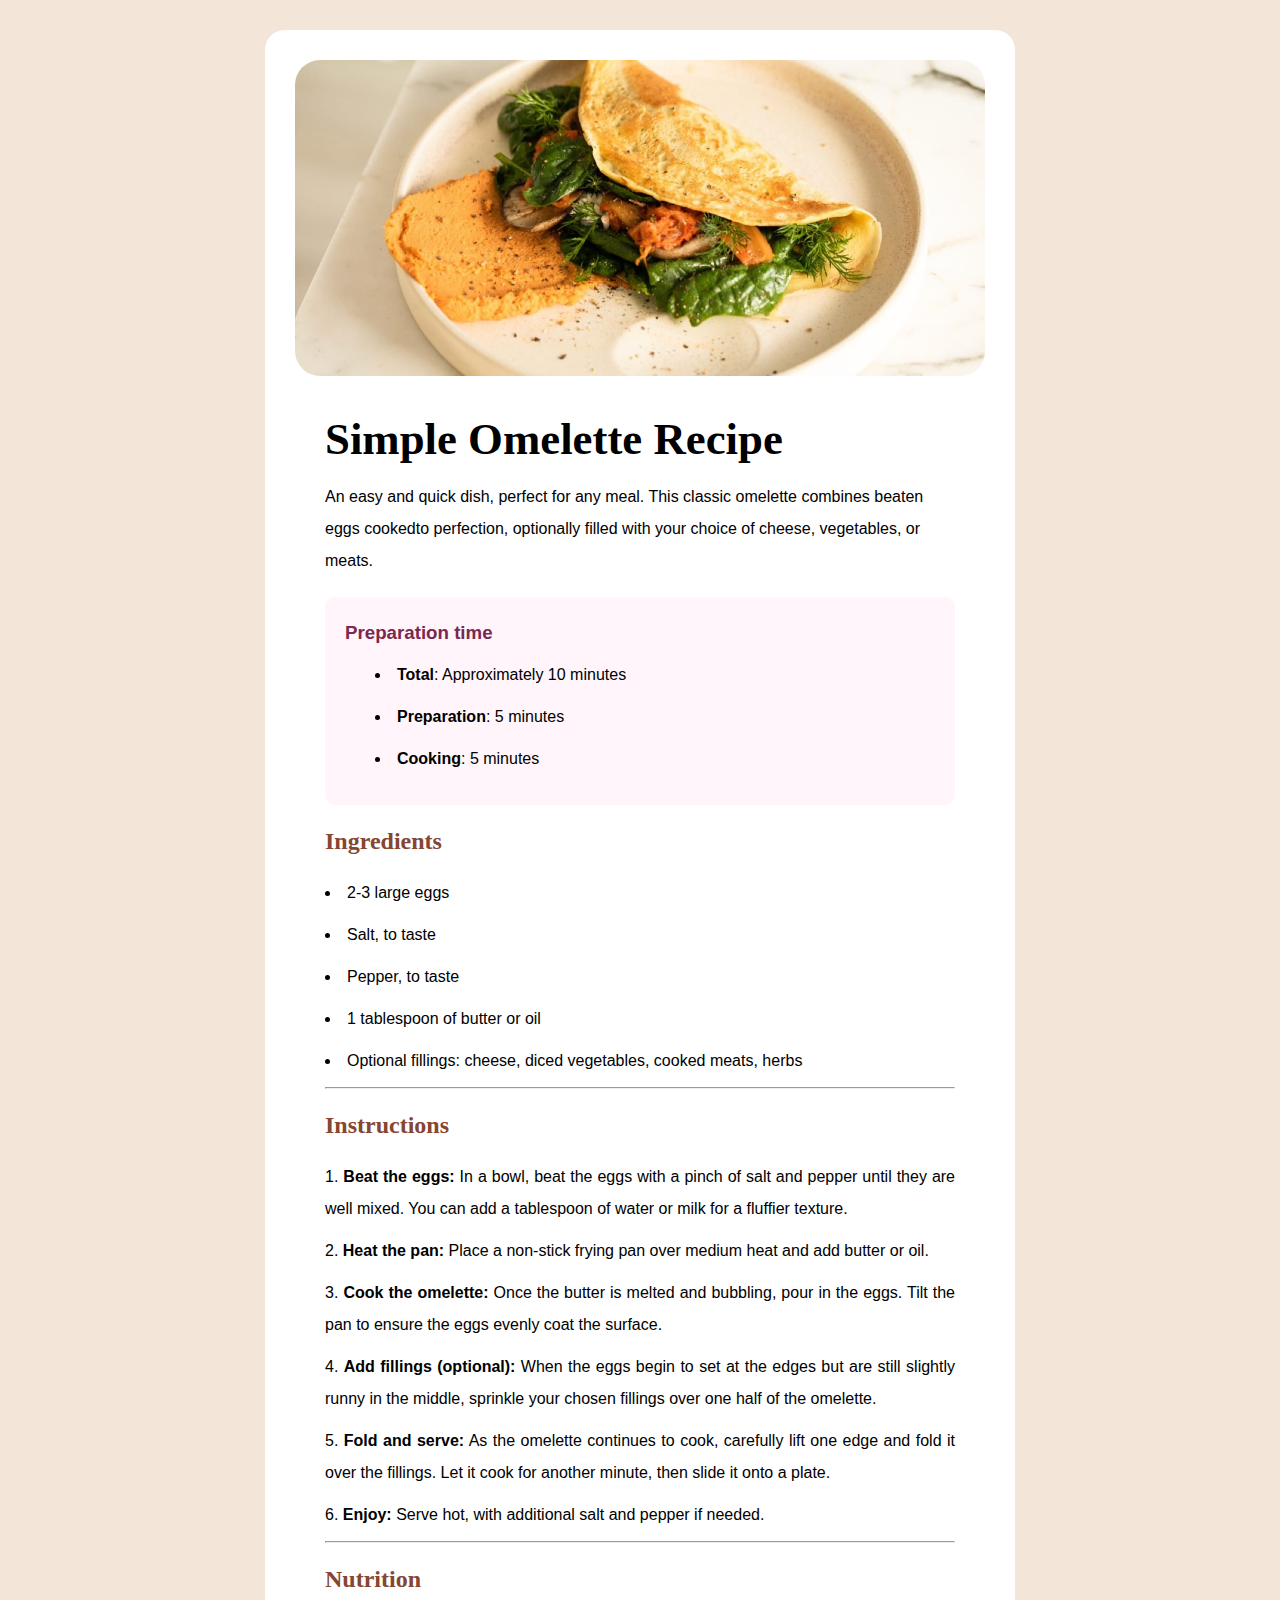
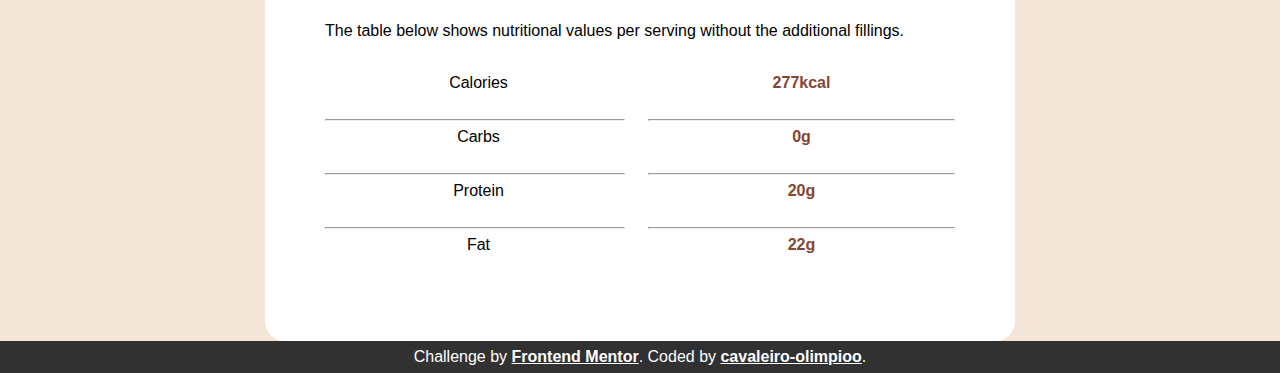
<file: D001/index.html>
<!DOCTYPE html>
<html lang="en">
<head>
  <meta charset="UTF-8">
  <meta name="viewport" content="width=device-width, initial-scale=1.0"> <!-- displays site properly based on user's device -->
  <link rel="icon" type="image/png" sizes="32x32" href="./estilos/images/favicon-32x32.png">
  <link rel="stylesheet" href="estilos/index.css">
  <title>Frontend Mentor | Recipe page</title>
  <style>
    @media screen and (min-width: 768px) {
      main{
        width: 750px;
        margin: auto;
        margin-top: 30px;
        background-color: white;
        padding: 30px;
        border-radius: 20px;
      }

      img{
        border-radius: 25px;
      }

      article#main{
        width: 100%;
        margin-top: 0px;
      }

      #block{
        display: inline-block;
      }
    }
  </style>
</head>
<body>
  <main>
    <img src="estilos/images/image-omelette.jpeg" alt="Receita final">
    <article id="main">
      <h1>Simple Omelette Recipe</h1>
      <p>An easy and quick dish, perfect for any meal. This classic omelette combines beaten eggs cookedto perfection, optionally filled with your choice of cheese, vegetables, or meats.</p>
      <section id="preparation">
        <h3>Preparation time</h3>
        <ul>
          <li><strong>Total</strong>: Approximately 10 minutes</li>
          <li><strong>Preparation</strong>: 5 minutes</li>
          <li><strong>Cooking</strong>: 5 minutes</li>
        </ul>
      </section>
      <h2>Ingredients</h2>
      <ul>
        <li>2-3 large eggs</li>
        <li>Salt, to taste</li>
        <li>Pepper, to taste</li>
        <li>1 tablespoon of butter or oil</li>
        <li>Optional fillings: cheese, diced vegetables, cooked meats, herbs</li>
      </ul>
      <hr>
      <h2>Instructions</h2>
      <ol>
        <li><strong>Beat the eggs:</strong> In a bowl, beat the eggs with a pinch of salt and pepper until they are well mixed. You can add a tablespoon of water or milk for a fluffier texture.</li>
        <li><strong>Heat the pan:</strong> Place a non-stick frying pan over medium heat and add butter or oil.</li>
        <li><strong>Cook the omelette:</strong> Once the butter is melted and bubbling, pour in the eggs. Tilt the pan to ensure the eggs evenly coat the surface.</li>
        <li><strong>Add fillings (optional):</strong> When the eggs begin to set at the edges but are still slightly runny in the middle, sprinkle your chosen fillings over one half of the omelette.</li>
        <li><strong>Fold and serve:</strong> As the omelette continues to cook, carefully lift one edge and fold it over the fillings. Let it cook for another minute, then slide it onto a plate.</li>
        <li><strong>Enjoy:</strong> Serve hot, with additional salt and pepper if needed.</li>
      </ol>
      <hr>
      <h2>Nutrition</h2>
      <p>The table below shows nutritional values per serving without the additional fillings.</p>
      <section id="nutririon">
        <p>Calories</p>
        <hr class="at">
        <p>Carbs</p>
        <hr class="at">
        <p>Protein</p>
        <hr class="at">
        <p>Fat</p>
        <p><strong>277kcal</strong></p>
        <hr>
        <p><strong>0g</strong></p>
        <hr>
        <p><strong>20g</strong></p>
        <hr>
        <p><strong>22g</strong></p>
      </section>
    </article>
  </main>
  <footer>
    Challenge by <a href="https://www.frontendmentor.io?ref=challenge" target="_blank">Frontend Mentor</a>.
    <div id="block">Coded by <a target="_blank" href="https://github.com/cavaleiro-olimpioo">cavaleiro-olimpioo</a>.</div>
  </footer>
</body>
</html>
</file>
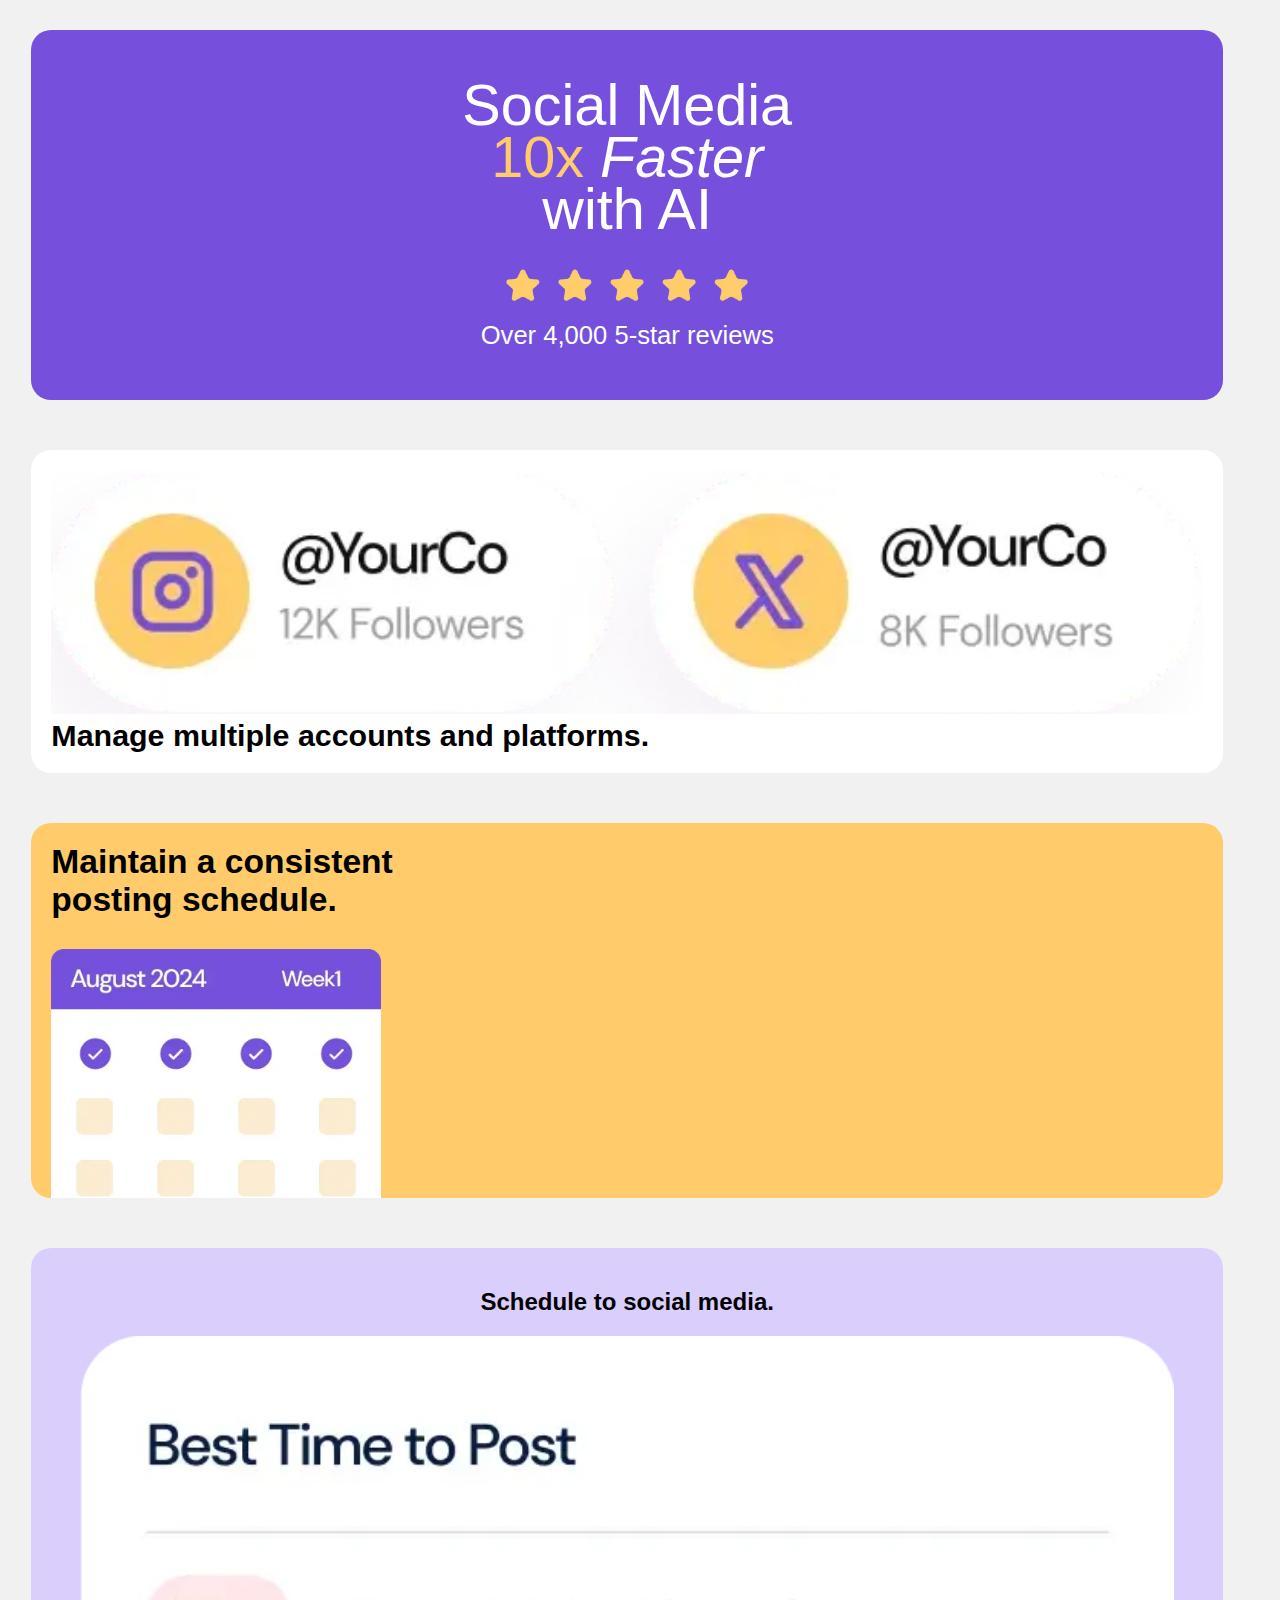
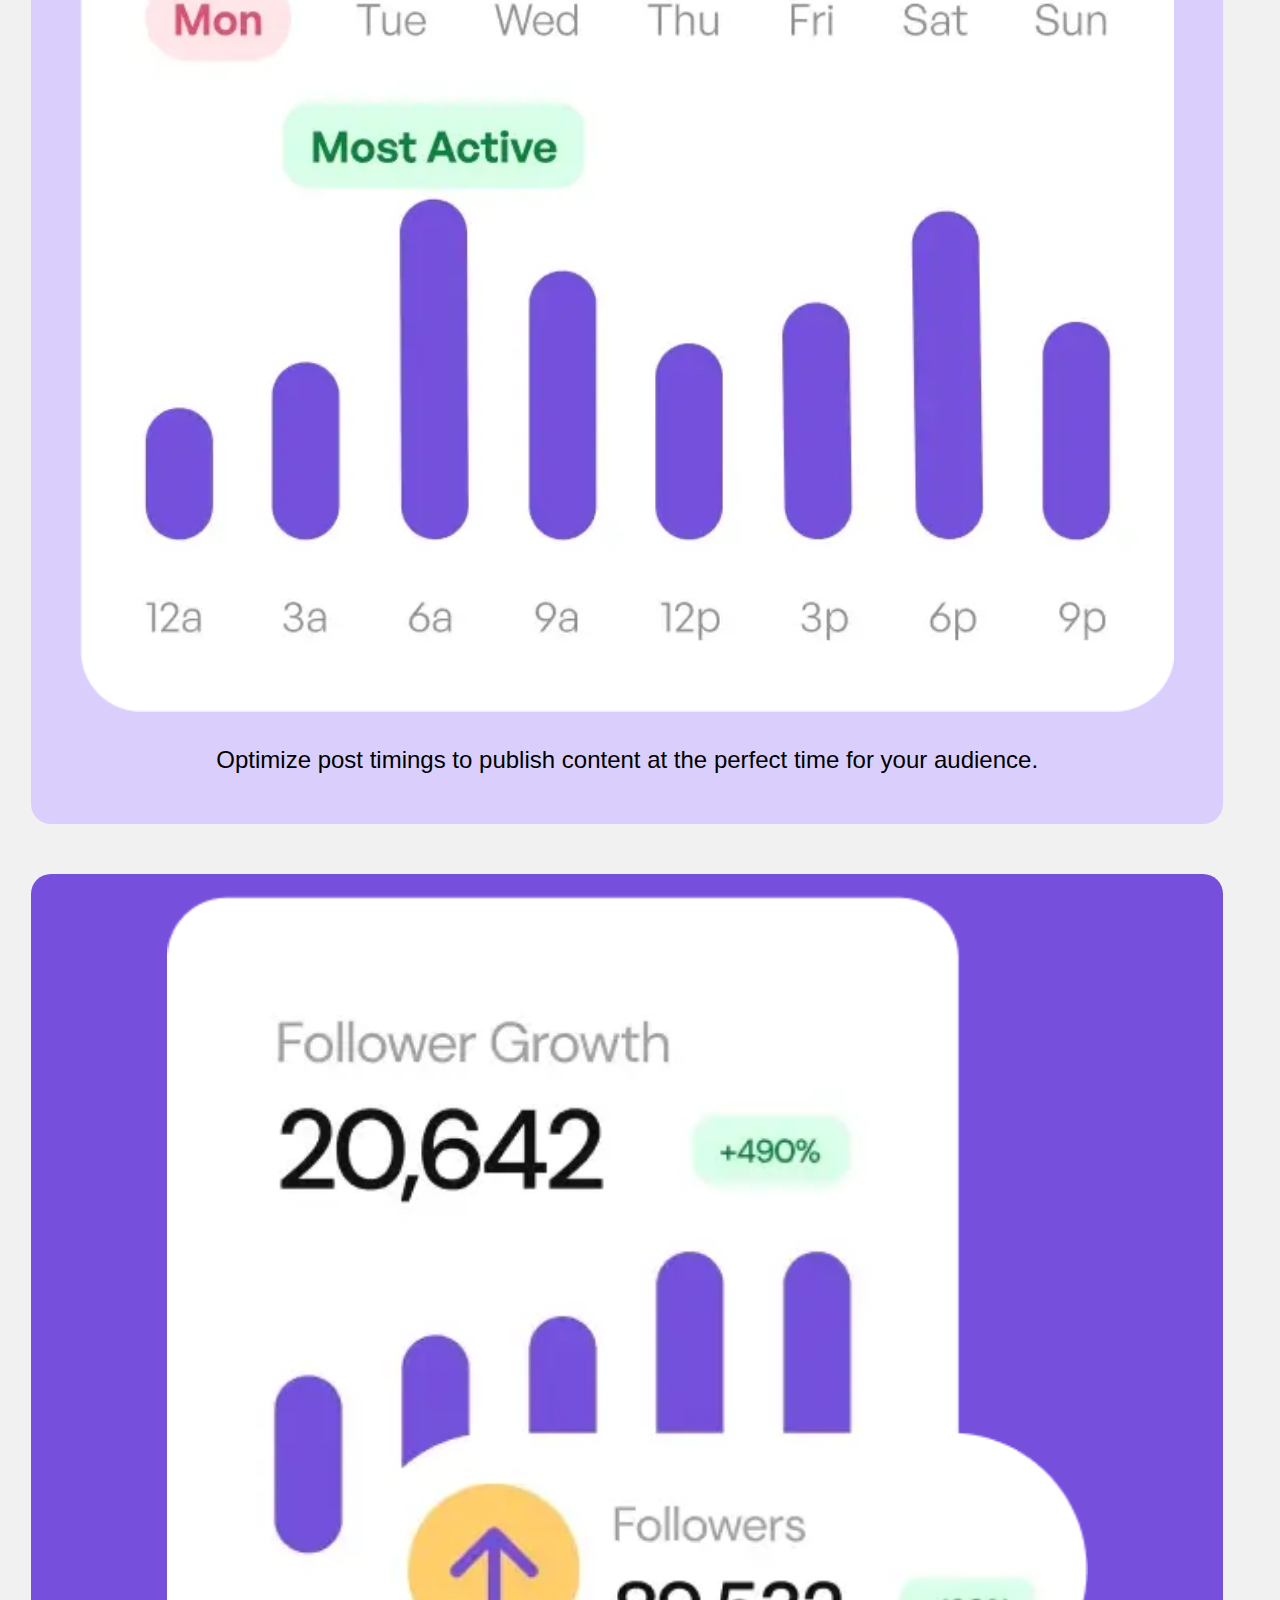
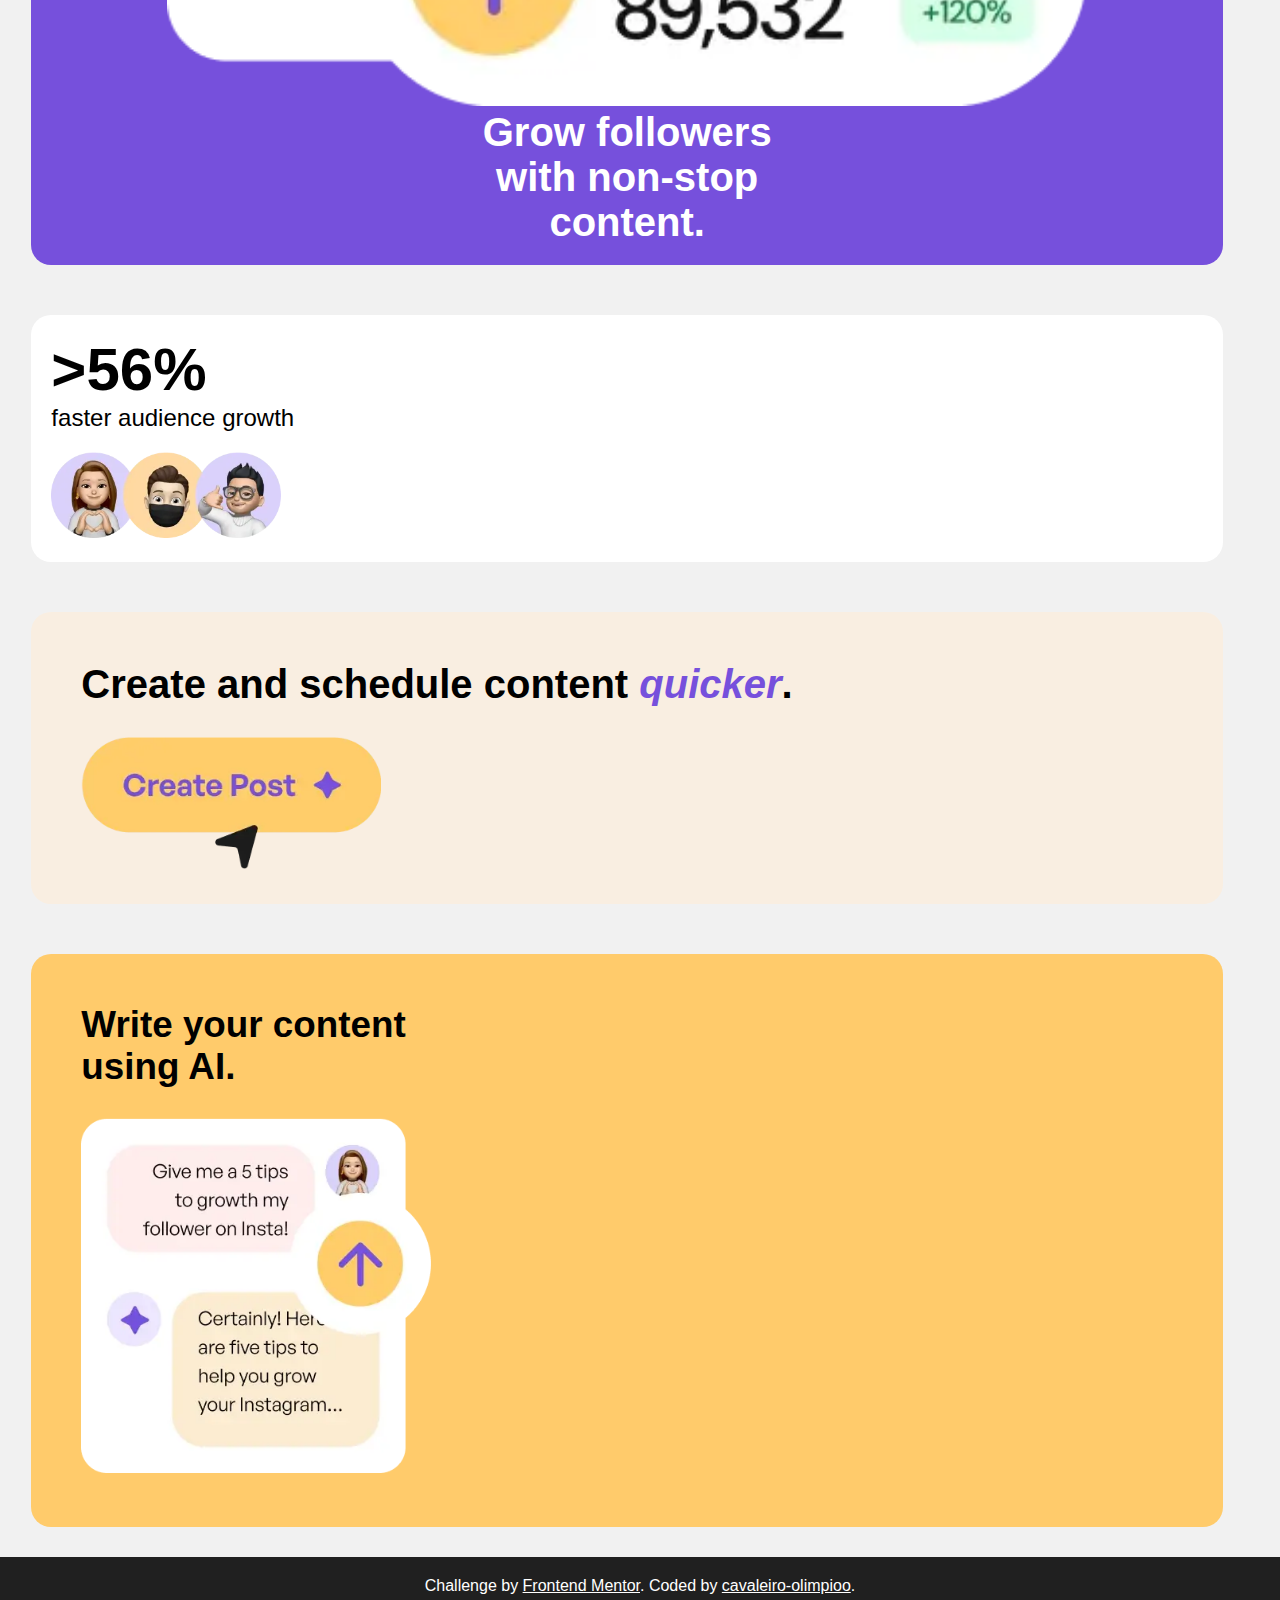
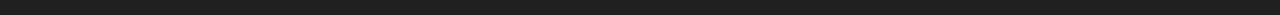
<file: D002/index.html>
<!DOCTYPE html>
<html lang="en">
<head>
  <meta charset="UTF-8">
  <meta name="viewport" content="width=device-width, initial-scale=1.0"> <!-- displays site properly based on user's device -->
  <link rel="icon" type="image/png" sizes="32x32" href="./estilos/images/favicon-32x32.png">
  <title>Frontend Mentor | Bento grid</title>
  <link rel="stylesheet" href="estilos/index.css">
  <style>
    @media screen and (min-width: 850px) {
      
    }
  </style>
</head>
<body>
    <main> 
      <article id="purple">
        <aside>
          <h1>
            Social Media <br>
            <strong>10x</strong> <i>Faster</i> <br>
            with AI
         </h1>
        </aside>
        <aside>
          <img src="estilos/images/illustration-five-stars.webp" alt="5 estrelas" id="estrelas">
          <p>Over 4,000 5-star reviews</p>
        </aside>
      </article>
      <section id="social">
        <img src="estilos/images/illustration-multiple-platforms.webp" alt="">
        <p class="pp">Manage multiple accounts and platforms.</p>
      </section>
      <section id="calend">
        <p class="pp">Maintain a consistent <br> posting schedule.</p>
        <img src="estilos/images/illustration-consistent-schedule.webp" alt="">
      </section>
      <section id="grafico">
        <p class="pp">Schedule to social media.</p>
        <img src="estilos/images/illustration-schedule-posts.webp" alt="">
        <p>Optimize post timings to publish content at the perfect time for your audience.</p>
      </section>
      <section id="upgrafico">
        <img src="estilos/images/illustration-grow-followers.webp" alt="">
        <p class="pp">Grow followers <br>with non-stop <br> content.</p>
      </section>
      <section id="pessoas">
        <p><strong>>56%</strong> <br> faster audience growth</p>
        <img src="estilos/images/illustration-audience-growth.webp" alt="">
      </section>
      <section id="create">
        <p class="pp">Create and schedule content <i>quicker</i>.</p>
        <img src="estilos/images/illustration-create-post.webp" alt="">
      </section>
      <section id="write">
        <p class="pp">Write your content <br> using AI.</p>
        <img src="estilos/images/illustration-ai-content.webp" alt="">
      </section>
  </main>
  <footer class="attribution">
    Challenge by <a href="https://www.frontendmentor.io?ref=challenge">Frontend Mentor</a>. 
    Coded by <a href="https://github.com/cavaleiro-olimpioo">cavaleiro-olimpioo</a>.
  </footer>
</body>
</html>
</file>
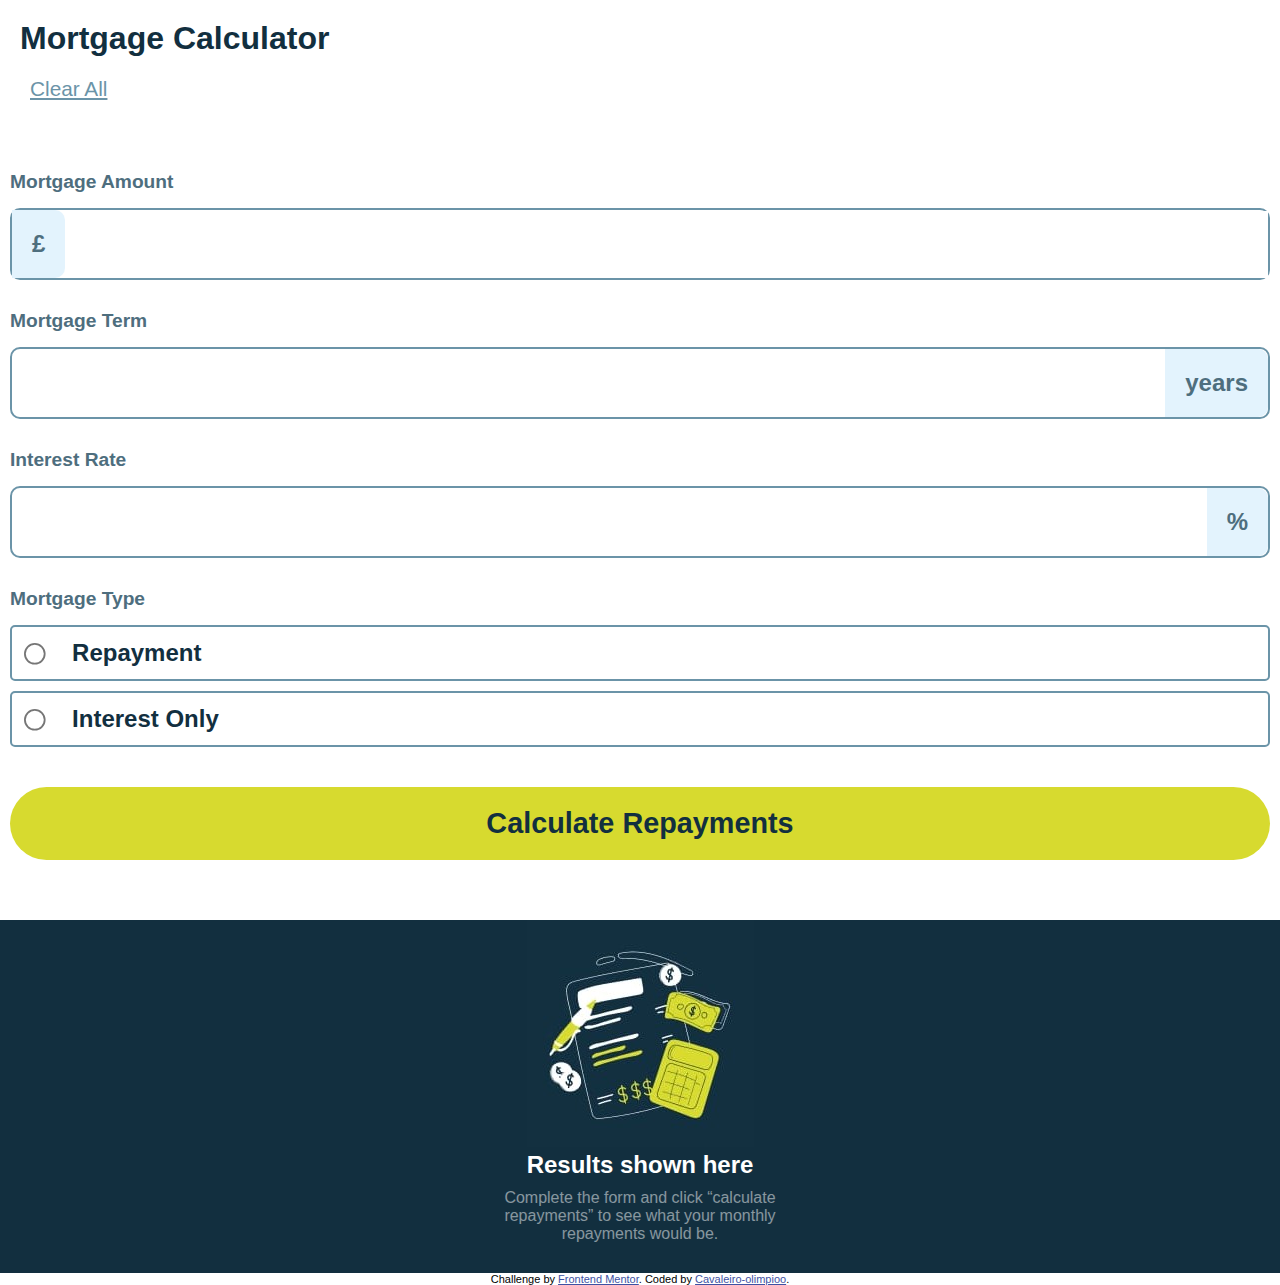
<file: D003/index.html>
<!DOCTYPE html>
<html lang="pt-br">
<head>
  <meta charset="UTF-8">
  <meta name="viewport" content="width=device-width, initial-scale=1.0"> <!-- displays site properly based on user's device -->
  <link rel="stylesheet" href="estilos/index.css">
  <link rel="icon" type="image/png" sizes="32x32" href="estilos/assets/images/favicon-32x32.png">
  <link href="https://fonts.googleapis.com/css2?family=Material+Symbols+Outlined" rel="stylesheet" />
  <title>Frontend Mentor | Mortgage repayment calculator</title>

  <!-- Feel free to remove these styles or customise in your own stylesheet 👍 -->
  <style>
    .attribution { font-size: 11px; text-align: center; }
    .attribution a { color: hsl(228, 45%, 44%); }
  </style>
</head>
<body>
  <header>
      <h1>Mortgage Calculator</h1>
      <input type="button" value="Clear All">
  </header>
  <main>
      <article>
        <aside id="calculo"> <!--Parte do calculo-->
          <fieldset id="valor"> <!--Valor da hipotéca-->
            <legend>Mortgage Amount</legend>
            <div class="container">
              <label class="ico" class="money" for="ival">&pound;</label>
              <input type="number" onfocus="inputClick()" class="item2" class="money" name="val" id="ival">
            </div>
          </fieldset>
          <fieldset id="ano"> <!--Ano da hipotéca?-->
            <legend>Mortgage Term</legend>
            <div class="container">
              <input type="number" onfocus="inputClick()" class="item2" name="anos" id="ianos">
              <label class="ico" for="ianos">years</label>
            </div>
          </fieldset>
          <fieldset id="nivel"> <!--Nivel de interesse na hipotéca?-->
            <legend>Interest Rate</legend>
            <div class="container">
              <input type="number" onfocus="inputClick()" class="item2" name="nvl" id="invl">
              <label class="ico" for="invl">%</label>
            </div>
          </fieldset>
          <fieldset id="tipo"> <!--Tipo de hipotéca?-->
            <legend>Mortgage Type</legend>
            <div class="radio"> <!--Tipo 1-->
              <input type="radio" name="tipo" class="radio" id="ireem"></input>
              <label for="ireem">Repayment</label> <br>
            </div>
            <div class="radio"> <!--Tipo 2-->
              <input type="radio" name="tipo" class="radio" id="ijuros"></input>
              <label for="ijuros">Interest Only</label>
            </div>
          </fieldset>
          <input type="button" value="Calculate Repayments" id="calcular"> <!--Calcular-->
        </aside>
        <aside id="resultado"> <!--Resultado-->
          <img src="estilos/assets/images/calculadora.jpg" alt="Calcular">
          <h2>Results shown here</h2>
          <p>Complete the form and click “calculate <br> repayments” to see what your monthly <br> repayments would be.</p>
          <!-- Completed results start -->
          <!--Your results
          Your results are shown below based on the information you provided.
          To adjust the results, edit the form and click “calculate repayments” again.
          Your monthly repayments
          Total you'll repay over the term*/ -->
          <!-- Completed results end -->
        </aside>
      </article>
  </main>
  <footer class="attribution">
    Challenge by <a href="https://www.frontendmentor.io?ref=challenge">Frontend Mentor</a>. 
    Coded by <a href="https://github.com/cavaleiro-olimpioo">Cavaleiro-olimpioo</a>.
  </footer>
  <script src="script.js"></script>
</body>
</html>
</file>
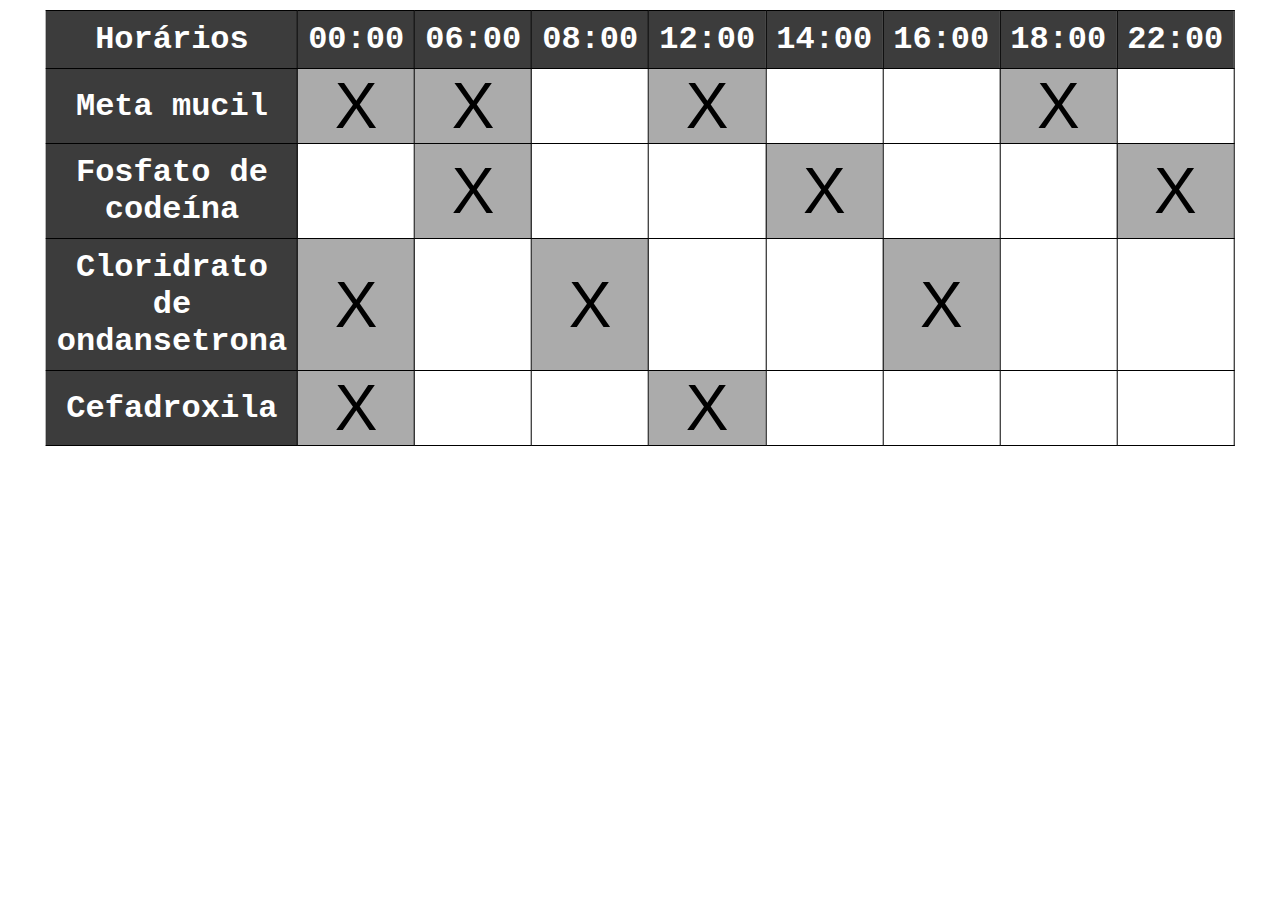
<file: D004/index.html>
<!DOCTYPE html>
<html lang="pt-br">
<head>
    <meta charset="UTF-8">
    <meta name="viewport" content="width=device-width, initial-scale=1.0">
    <title>Tabela</title>
    <style>
        *{
            padding: 0px;
            margin: 0px;
            box-sizing: border-box;
        }
        table{
            font-family: 'Courier New', Courier, monospace;
            border-collapse: collapse;
            position: absolute;
            left: 50%;
            margin-top: 10px;
            translate: -50%;
            width: 1000px;
            height: 300px;
            font-size: 2em;
        }
        .tod{
                background-color: rgb(171, 171, 171);
            }
        td{
            border: 1px solid black;
            text-align: center;
            font-size: 2em;
            font-family: Arial, Helvetica, sans-serif;
        }
        th{
            border: 1px solid black;
            background-color: rgb(60, 60, 60);
            color: white;
            width: 75px;
            padding: 10px;
        }

        @media print{
            *{
                padding: 0px;
                margin: 0px;
                box-sizing: border-box;
            }
            table{
                border-collapse: collapse;
                position: absolute;
                top: 50%;
                left: 50%;
                translate: -50% -50%;
                width: 1000px;
                height: 300px;
            }
            td{
                border: 1px solid black;
                text-align: center;
            }
            th{
                border: 1px solid black;
                background-color: rgb(60, 60, 60);
                color: white;
                width: 75px;
                padding: 10px;
            }
            .tod{
                background-color: gray;
            }

        }
    </style>
</head>
<body>
    <table>
        <thead>
            <tr>
                <th>Horários</th>
                <th>00:00</th>
                <th>06:00</th>
                <th>08:00</th>
                <th>12:00</th>
                <th>14:00</th>
                <th>16:00</th>
                <th>18:00</th>
                <th>22:00</th>
            </tr>
        </thead>
        <tbody>
            <tr>
                <th>Meta mucil</th>
                <td class="tod">X</td>
                <td class="tod">X</td>
                <td></td>
                <td class="tod">X</td>
                <td></td>
                <td></td>
                <td class="tod">X</td>
                <td></td>
            </tr>
            <tr>
                <th>Fosfato de codeína</th>
                <td></td>
                <td class="tod">X</td>
                <td></td>
                <td></td>
                <td class="tod">X</td>
                <td></td>
                <td></td>
                <td class="tod">X</td>
            </tr>
            <tr>
                <th>Cloridrato de ondansetrona</th>
                <td class="tod">X</td>
                <td></td>
                <td class="tod">X</td>
                <td></td>
                <td></td>
                <td class="tod">X</td>
                <td></td>
                <td></td>
            </tr>
            <tr>
                <th>Cefadroxila</th>
                <td class="tod">X</td>
                <td></td>
                <td></td>
                <td class="tod">X</td>
                <td></td>
                <td></td>
                <td></td>
                <td></td>
            </tr>
        </tbody>
    </table>
</body>
</html>
</file>
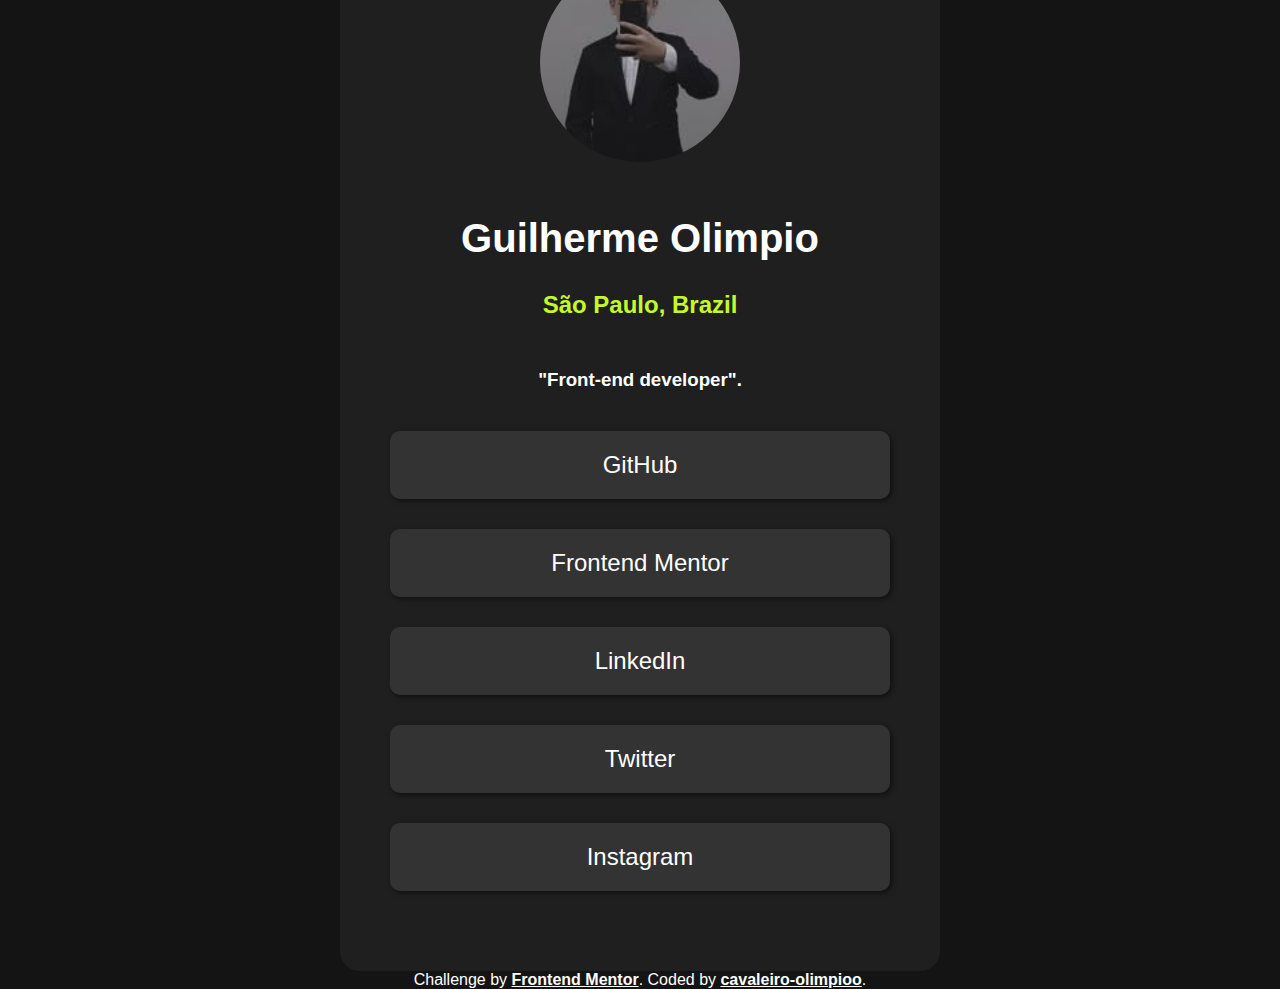
<file: D006/index.html>
<!DOCTYPE html>
<html lang="en">
<head>
  <meta charset="UTF-8">
  <meta name="viewport" content="width=device-width, initial-scale=1.0"> <!-- displays site properly based on user's device -->
  <link rel="stylesheet" href="estilos/style.css">
  <link rel="icon" type="image/png" sizes="32x32" href="estilos/images/favicon-32x32.png">
  <title>Frontend Mentor | Social links profile</title>
</head>
<body>
  <main>
    <section>
      <img src="estilos/images/eu.jpg" alt="">
      <h1>Guilherme Olimpio</h1>
      <h2>São Paulo, Brazil</h2>
      <h3>"Front-end developer".</h3>
    </section>
    <section>
      <a id="github" href="https://github.com/cavaleiro-olimpioo/" target="_blank">GitHub</a>
      <a id="front" href="https://www.frontendmentor.io/profile/cavaleiro-olimpioo" target="_blank">Frontend Mentor</a>
      <a id="link" href="https://page-not-found" target="_blank">LinkedIn</a>
      <a id="x" href="https://page-not-found" target="_blank">Twitter</a>
      <a id="insta" href="https://www.instagram.com/guilherme_arnaldi._/" target="_blank">Instagram</a>
    </section>
  </main>
  <footer class="attribution">
    Challenge by <a href="https://www.frontendmentor.io?ref=challenge" target="_blank">Frontend Mentor</a>. 
    Coded by <a href="https://github.com/cavaleiro-olimpioo/">cavaleiro-olimpioo</a>.
  </footer>
</body>
</html>
</file>
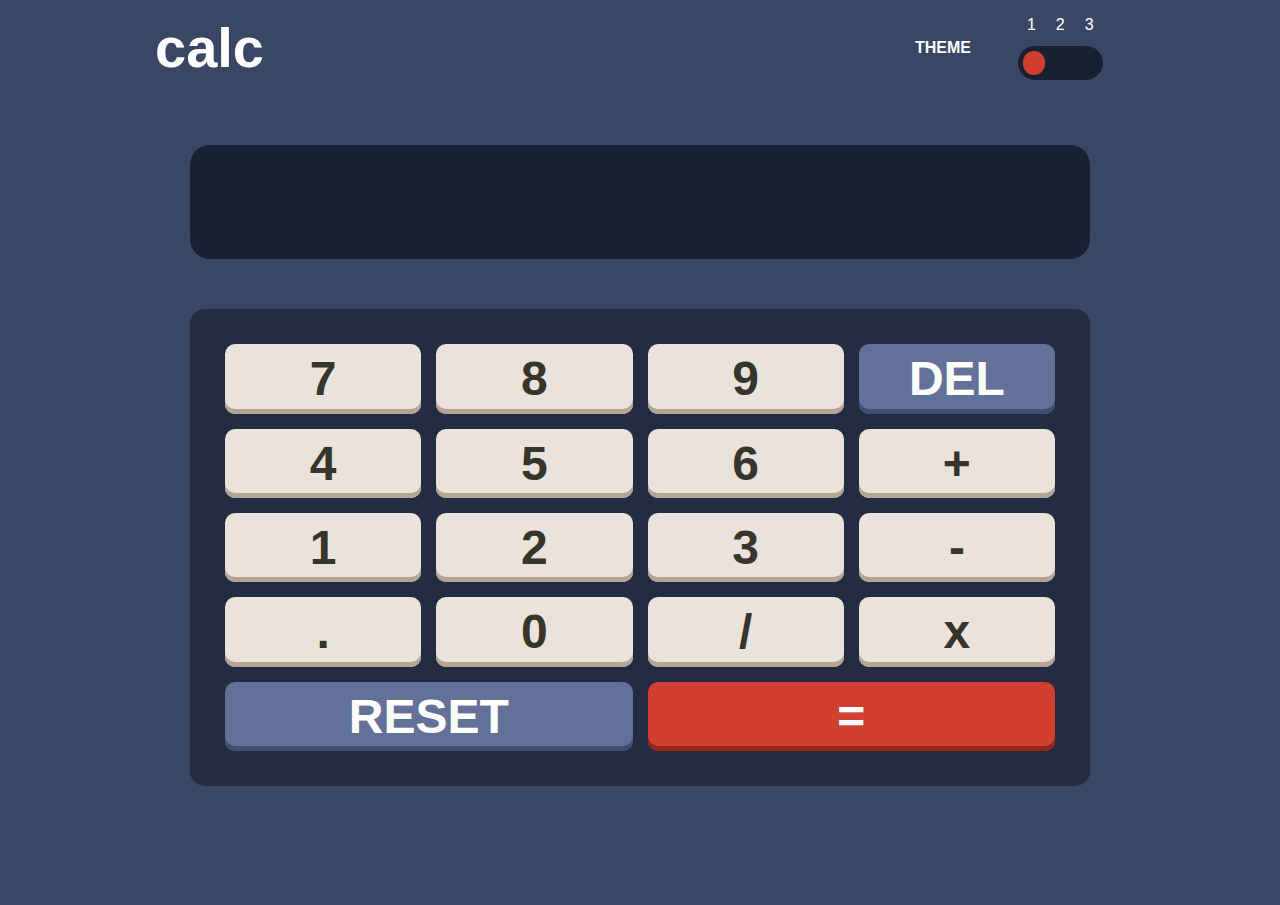
<file: D007/index.html>
<!DOCTYPE html>
<html lang="en">
<head>
  <meta charset="UTF-8">
  <meta name="viewport" content="width=device-width, initial-scale=1.0">
  <link rel="icon" type="image/png" sizes="32x32" href="estilos/images/favicon-32x32.png">
  <link rel="stylesheet" href="estilos/style.css">
  <title>Frontend Mentor | Calculator app</title>
  <style>
    @media screen and (min-width: 1000px) {
      body{
        width: 1000px;
        margin: auto;
      }
    }
  </style>
</head>
<body>
  <header class="container">
    <div class="item">
      <h1>calc</h1>
    </div>
    <div id="itemc" >
      <h2 class="item">THEME</h2>
      <div id="itemp" style="text-align: center;">
        <div id="ep">
          <p>1</p><p>2</p><p>3</p>
        </div>
        <div class="fund">
          <div onclick="normal()" class="ball0">I</div>
          <div onclick="light()" class="ball1">l</div>
          <div onclick="dark()" class="ball2">l</div>
        </div>
      </div>
    </div>
  </header>
  <main>
    <div class="containerr">
      <section id="res">
        <p id="resul"></p>
      </section>
      <section class="corpo">
        <table>
          <tr>
            <td onclick="sete()">7</td>
            <td onclick="oito()">8</td>
            <td onclick="nove()">9</td>
            <td class="cz">DEL</td>
          </tr>
          <tr>
            <td onclick="quatro()">4</td>
            <td onclick="cinco()">5</td>
            <td onclick="seis()">6</td>
            <td onclick="mais()">+</td>
          </tr>
          <tr>
            <td onclick="um()">1</td>
            <td onclick="dois()">2</td>
            <td onclick="tres()">3</td>
            <td>-</td>
          </tr>
          <tr>
            <td>.</td>
            <td onclick="zero()">0</td>
            <td>/</td>
            <td>x</td>
          </tr>
          <tr>
            <td class="cz" colspan="2" onclick="reset()">RESET</td>
            <td class="mtz" colspan="2" onclick="resFinal()">=</td>
          </tr>
        </table>
      </section>
    </div>
  </main>
  <script src="scripts/conta.js"></script>
  <script src="scripts/theme.js"></script>
</body>
</html>
</file>
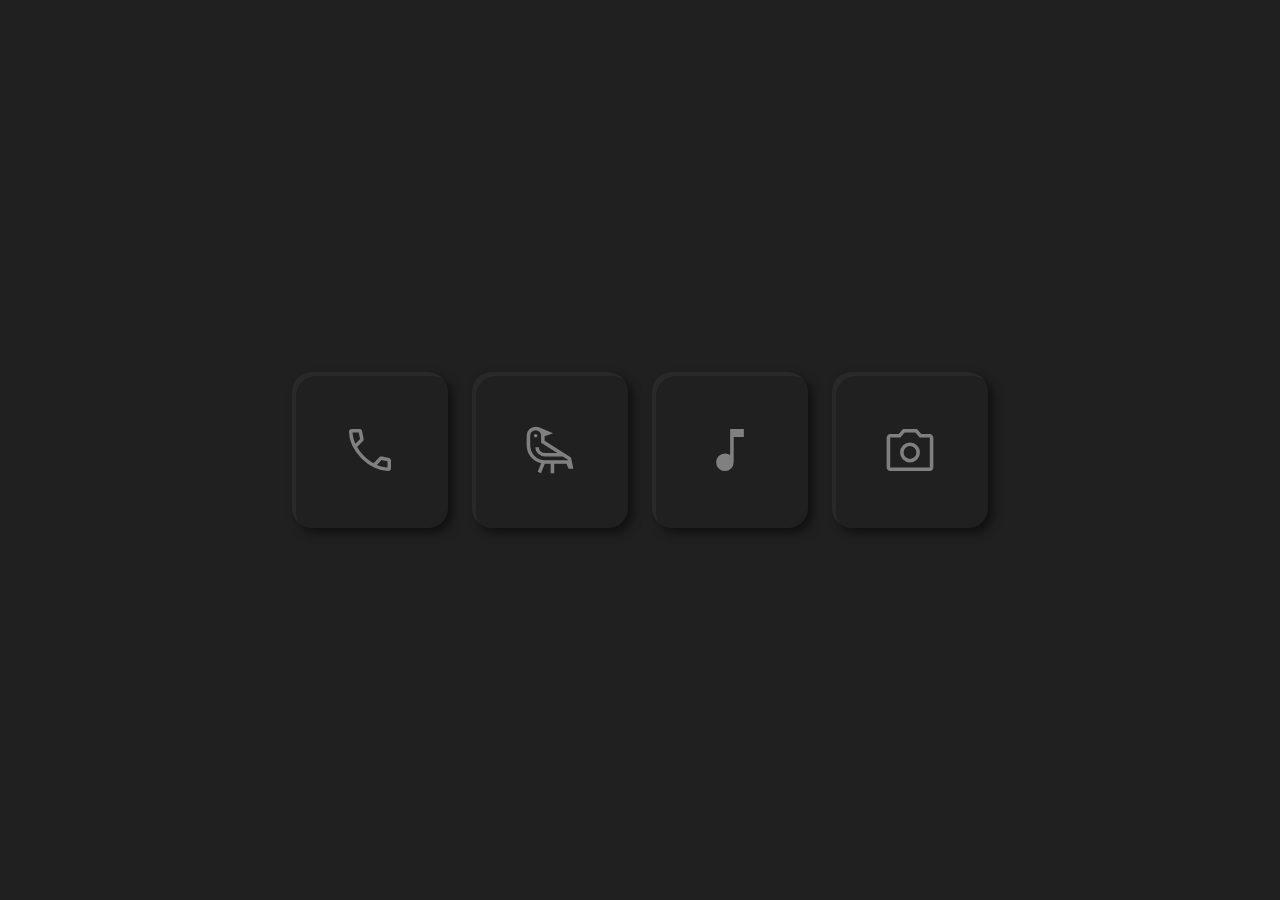
<file: D008/index.html>
<!DOCTYPE html>
<html lang="en">
<head>
    <meta charset="UTF-8">
    <meta name="viewport" content="width=device-width, initial-scale=1.0">
    <title>Butao</title>
    <link href="https://fonts.googleapis.com/css2?family=Material+Symbols+Outlined" rel="stylesheet" />
    <link rel="stylesheet" href="style.css">
</head>
<body>
    <main>
        <ul>
            <div>
                <li><span id="w" class="material-symbols-outlined">Call</span></li>
                <li><span id="tw" class="material-symbols-outlined">Raven</span></li>
                <li><span id="tk" class="material-symbols-outlined">Music_Note</span></li>
                <li><span id="i" class="material-symbols-outlined">Photo_Camera</span></li>
            </div>
        </ul>
    </main>
</body>
</html>
</file>
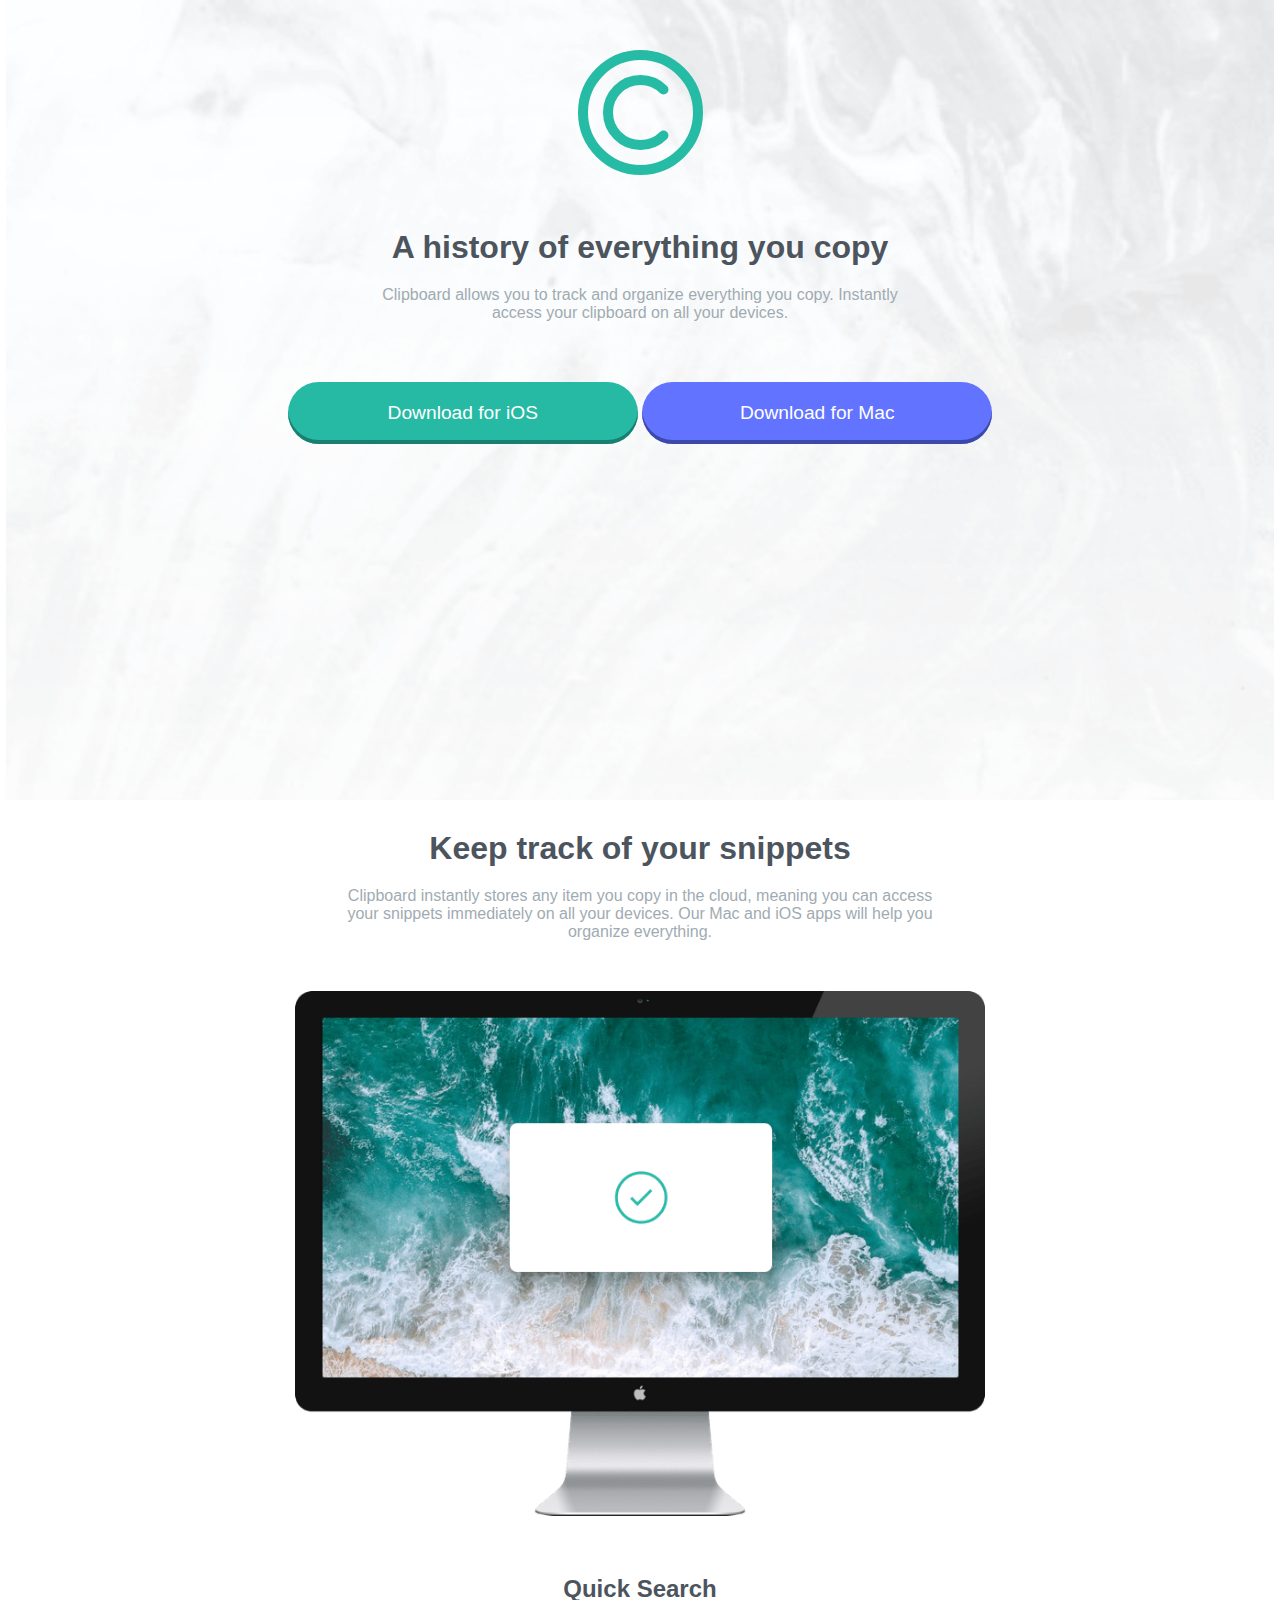
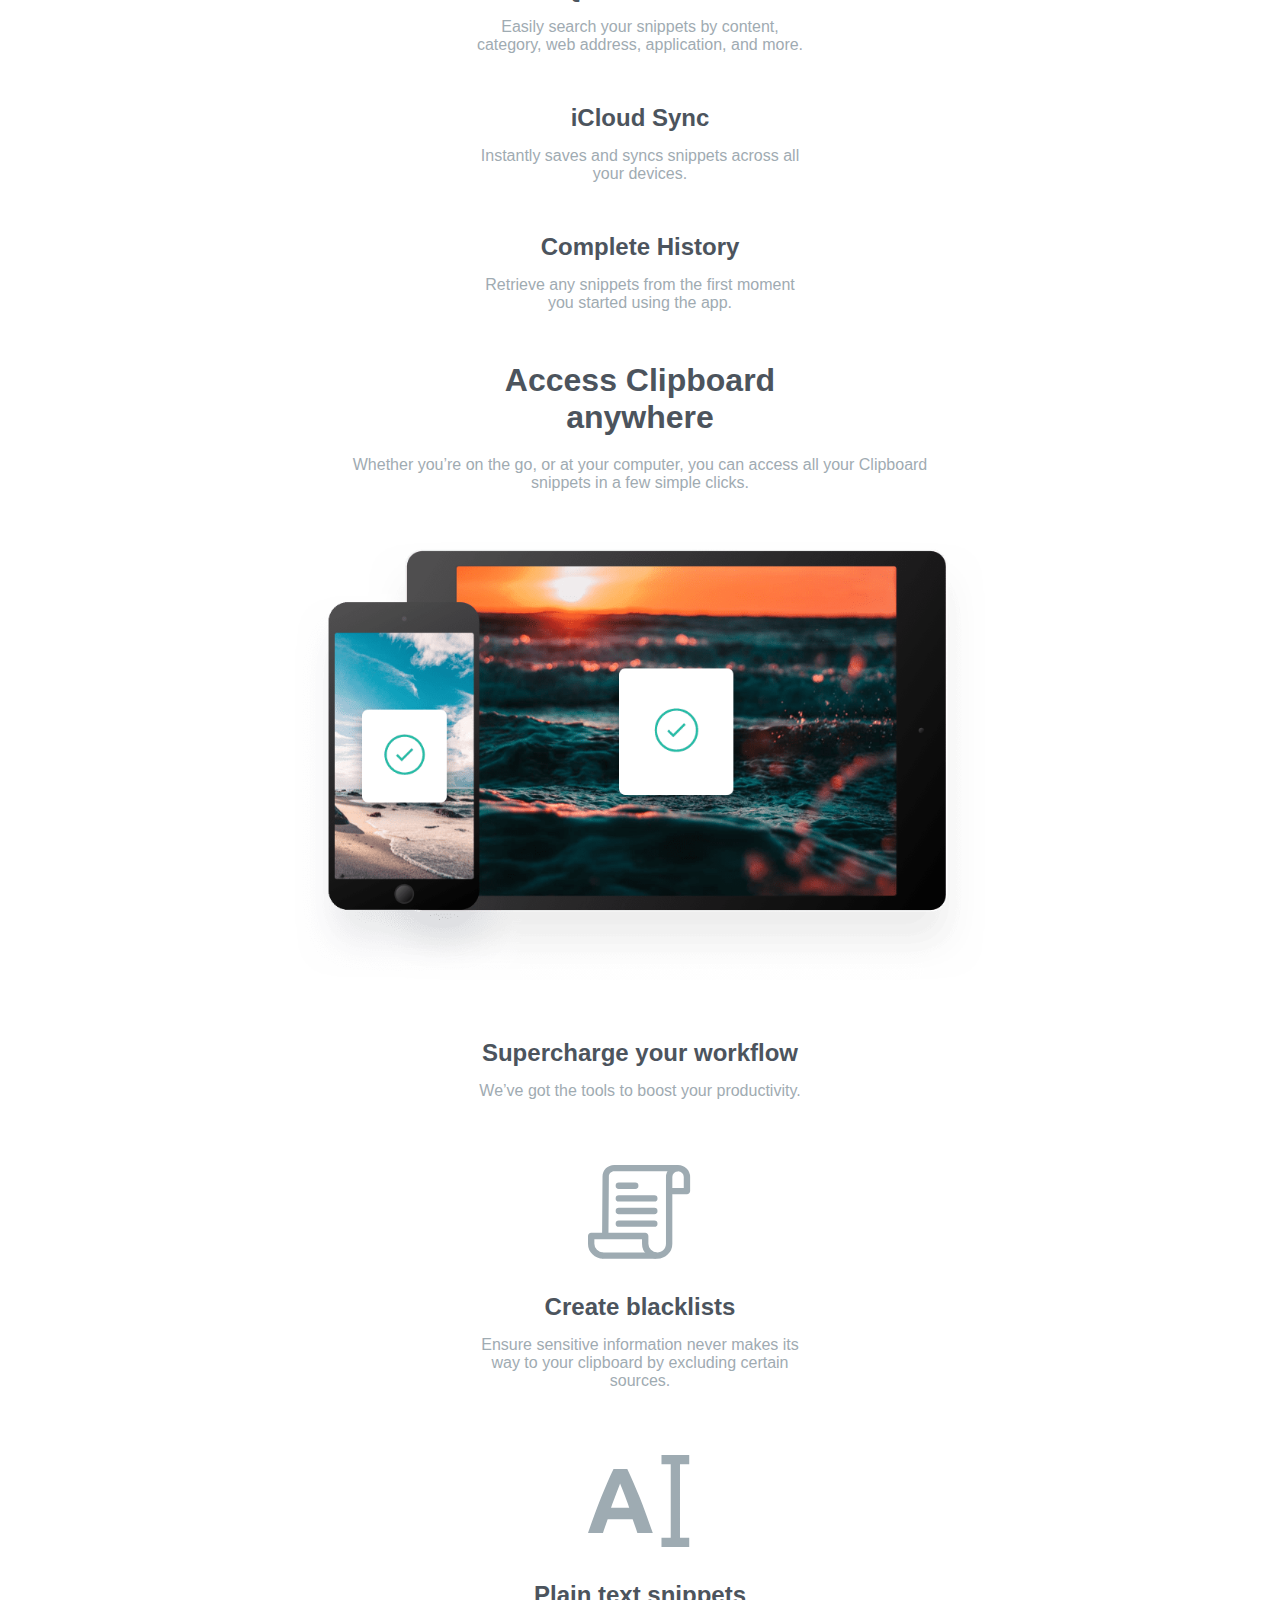
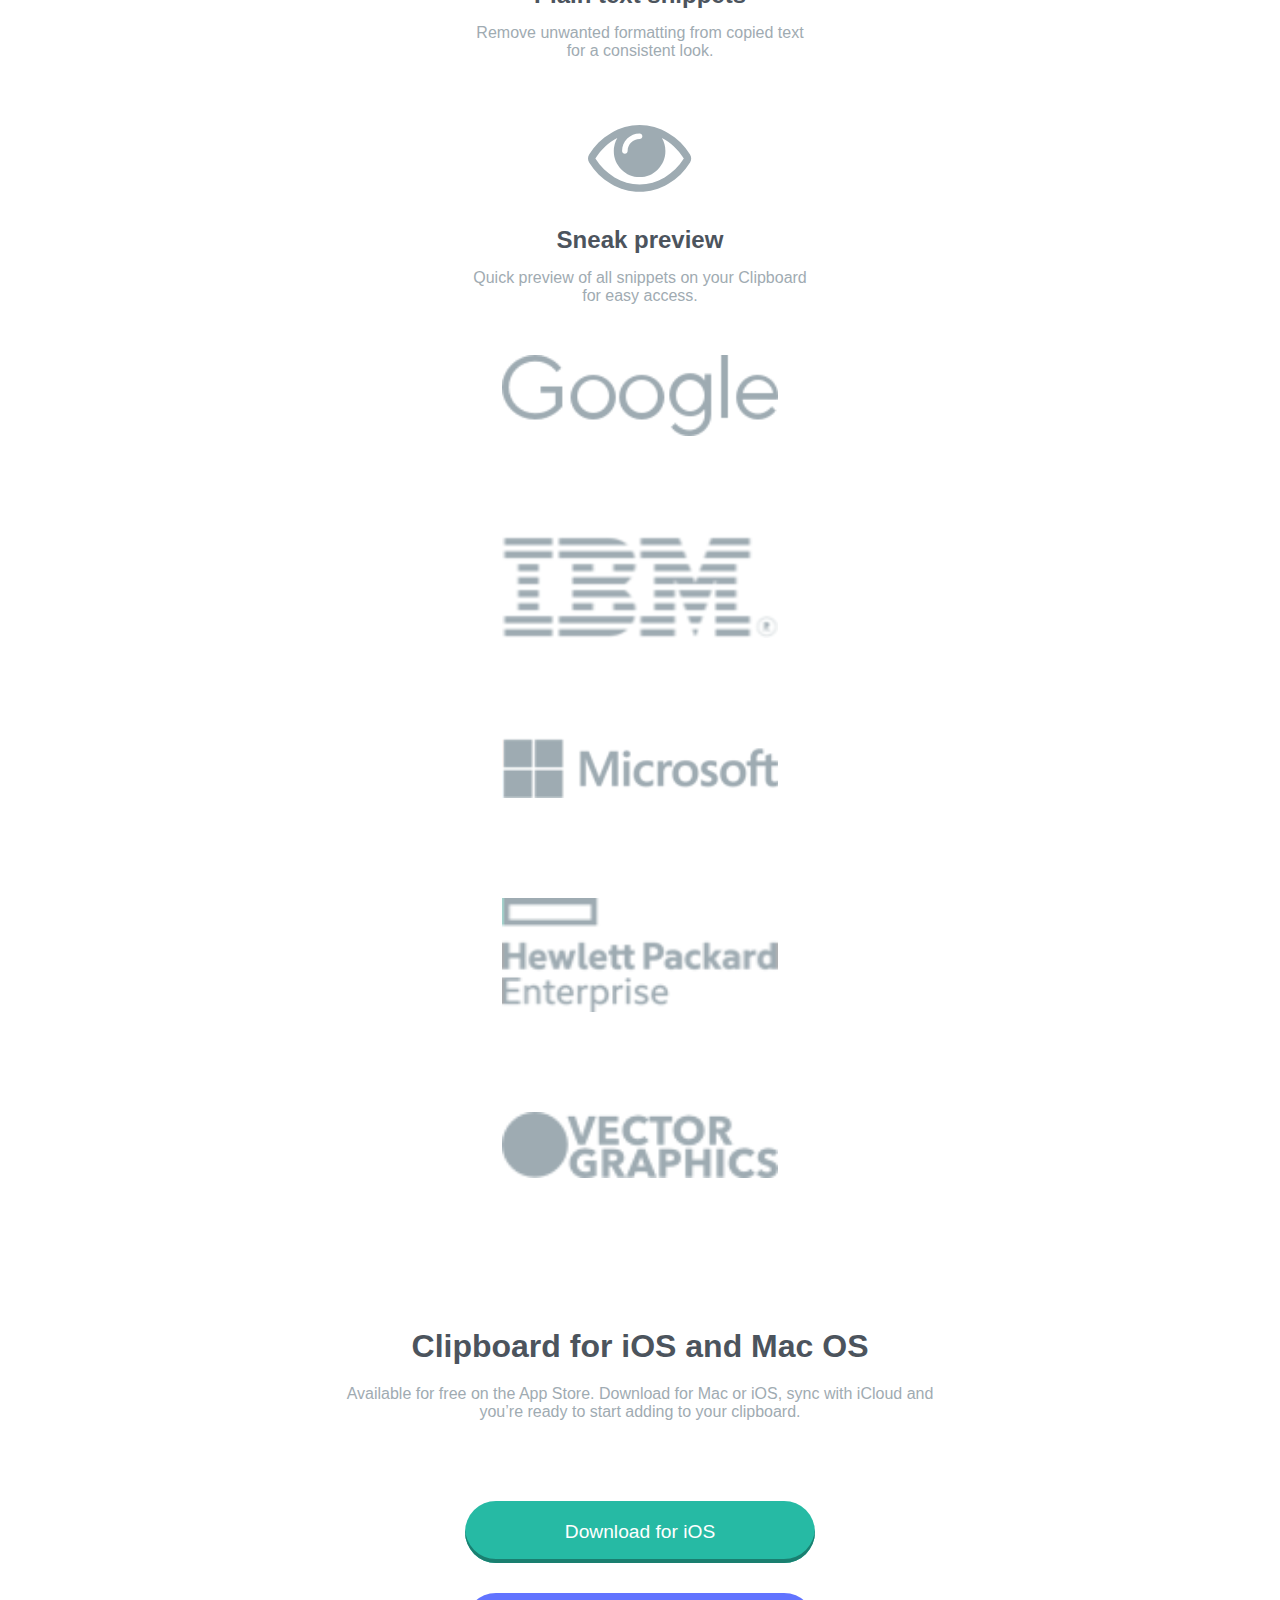
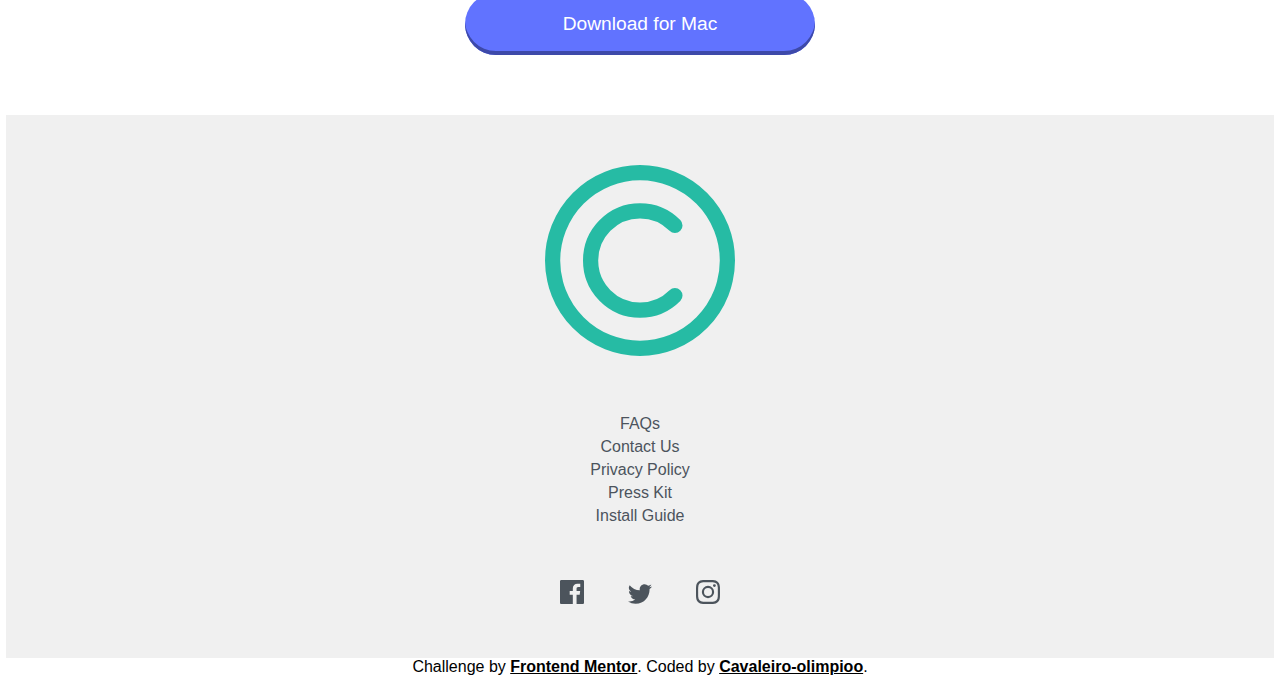
<file: D009/index.html>
<!DOCTYPE html>
<html lang="en">
<head>
  <meta charset="UTF-8">
  <meta name="viewport" content="width=device-width, initial-scale=1.0">
  <link rel="icon" type="image/png" sizes="32x32" href="estilos/images/favicon-32x32.png">
  <title>Frontend Mentor | Clipboard landing page</title>
  <link rel="stylesheet" href="estilos/style.css">
  <link rel="stylesheet" href="estilos/media.css">
  <style>
    @media screen and (min-width: 800px) and (max-width: 1440px){
      .hidden{
        display: block;
      }
      body{
        margin: auto;
      }
      main{
        width: 750px;
        margin: auto;
      }
      .mac{
        width: 350px;
      }
      .ios{
        width: 350px;
      }
      .icon{
        margin-bottom: 100px;
      }
    }
  </style>
</head>
<body>
  <header>
    <img src="estilos/images/logos/logo.svg" alt="bg">
    <h1>A history of everything you copy</h1>
    <p>
      Clipboard allows you to track and organize everything you
      copy. Instantly <br class="hidden"> access your clipboard on all your devices.
    </p>
    <input type="button" class="ios" value="Download for iOS">
    <input type="button" class="mac" value="Download for Mac">
  </header>
  <main>
    <article>
      <aside>
        <h2>Keep track of your snippets</h2>
        <p>
          Clipboard instantly stores any item you copy in the cloud,
          meaning you can access <br class="hidden"> your snippets immediately on all your
          devices. Our Mac and iOS apps will help you <br class="hidden"> organize everything.
        </p>
      </aside>
      <img src="estilos/images/image-computer.png" alt="Computer">
      <aside>
        <h3>Quick Search</h3>
        <p>Easily search your snippets by content,<br class="hidden"> category, web address, application, and more.</p>
      </aside>
      <aside>
        <h3>iCloud Sync</h3>
        <p>Instantly saves and syncs snippets across all <br class="hidden"> your devices.</p>
      </aside>
      <aside>
        <h3>Complete History</h3>
        <p>Retrieve any snippets from the first moment <br class="hidden"> you started using the app.</p>
      </aside>
    </article>
    <article>
      <aside>
        <h2>Access Clipboard <br> anywhere</h2>
        <p>
          Whether you’re on the go, or at your computer, you can access all your Clipboard <br class="hidden">
          snippets in a few simple clicks.
        </p>
      </aside>
      <img src="estilos/images/image-devices.png" alt="device">
      <aside>
        <h3>Supercharge your workflow</h3>
        <p>We’ve got the tools to boost your productivity.</p>
      </aside>
      <aside>
        <img src="estilos/images/icons/icon-blacklist.svg" alt="list-ico" class="ico">
        <h3>Create blacklists</h3>
        <p>Ensure sensitive information never makes its <br class="hidden"> way to your clipboard by excluding certain <br class="hidden"> sources.</p>
      </aside>
      <aside>
        <img src="estilos/images/icons/icon-text.svg" alt="text-ico" class="ico">
        <h3>Plain text snippets</h3>
        <p>Remove unwanted formatting from copied text <br class="hidden"> for a consistent look.</p>
      </aside>
      <aside>
        <img src="estilos/images/icons/icon-preview.svg" alt="preview-ico" class="ico">
        <h3>Sneak preview</h3>
        <p>Quick preview of all snippets on your Clipboard <br class="hidden"> for easy access.</p>
      </aside>
    </article>
    <article>
      <img src="estilos/images/logos/logo-google.png" alt="logo-google" class="icon"> 
      <img src="estilos/images/logos/logo-ibm.png" alt="logo-ibm" class="icon"> 
      <img src="estilos/images/logos/logo-microsoft.png" alt="logo-microsoft" class="icon"> 
      <img src="estilos/images/logos/logo-hp.png" alt="loho-hp" class="icon"> 
      <img src="estilos/images/logos/logo-vector-graphics.png" alt="logo-Vector" class="icon"> 
    </article>
    <article>
      <aside>
        <h2 class="f">Clipboard for iOS and Mac OS</h2>
        <p>
          Available for free on the App Store. Download for Mac or iOS, sync with iCloud
          and <br class="hidden"> you’re ready to start adding to your clipboard.
        </p>
      </aside>
      <aside>
        <input type="button" class="ios" value="Download for iOS">
        <input type="button" class="mac" value="Download for Mac">
      </aside>
    </article>
  </main>
  <footer class="pr">
    <img src="estilos/images/logos/logo.svg" class="logo" alt="logo">
    <a href="#">FAQs</a>
    <a href="#">Contact Us</a>
    <a href="#">Privacy Policy</a>
    <a href="#">Press Kit</a>
    <a href="#">Install Guide</a>
    <img src="estilos/images/icons/icon-facebook.svg" alt="logo-facebook">
    <img src="estilos/images/icons/icon-twitter.svg" alt="logo-twitter">
    <img src="estilos/images/icons/icon-instagram.svg" alt="logo-instagram">
  </footer>
  <footer id="sec">
    <p class="attribution">
      Challenge by <a href="https://www.frontendmentor.io?ref=challenge" target="_blank">Frontend Mentor</a>. 
      Coded by <a href="https://github.com/cavaleiro-olimpioo">Cavaleiro-olimpioo</a>.
    </p>
  </footer>
</body>
</html>
</file>
<file: D001/estilos/index.css>
@charset "UTF-8";
/*
- Stone 100: hsl(30, 54%, 90%)
- Stone 150: hsl(30, 18%, 87%)
- Stone 600: hsl(30, 10%, 34%)
- Stone 900: hsl(24, 5%, 18%)

- Brown 800: hsl(14, 45%, 36%)

- Rose 800: hsl(332, 51%, 32%)
- Rose 50: hsl(330, 100%, 98%)
*/

*{
    margin: 0px;
    padding: 0px;
    box-sizing: border-box;
    list-style-position: inside;
}

:root{
    --marrom: hsl(14, 45%, 36%);
}

body{
    background-color: hsl(30, 54%, 90%);
    font-family: Arial, Helvetica, sans-serif;
    line-height: 2em;
    overflow-x: hidden;
}

main{
    background-color: white;
}

article#main{
    background-color: white;
    width: 98vw;
    height: 100%;
    padding: 30px;
}

img{
    width: 100%;
}

h1{
    font-size: 2.8em;
    margin-bottom: 20px;
    line-height: 1em;
    font-family: Georgia, 'Times New Roman', Times, serif;
}

p{
    margin-bottom: 20px;
}

h2{
    font-family: Georgia, 'Times New Roman', Times, serif;
    color: hsl(14, 45%, 36%);
    margin: 20px 0px;
}

h3{
    font-weight: 800;
    margin-bottom: 10px;
    color: hsl(332, 51%, 32%);
}

section#preparation{
    padding: 20px;
    background-color: hsl(330, 100%, 98%);
    list-style-position: inside;
    border-radius: 10px;
}

section#preparation li{
    margin-left: 30px;
}
li{
    text-align: justify;
    margin-bottom: 10px;
}

section#nutririon{
    text-align: center;
    columns: 2;
}

hr.at{
    width: 300px;
}

section#nutririon strong{
    color: var(--marrom);
}

footer{
    background-color: #313131;
    color: white;
    text-align: center;
}

footer a{
    color: white;
    font-weight: bolder;
}

#block{
    display: block;
}
</file>
<file: D002/estilos/index.css>
@charset "UTF-8";

*{
    margin: 0px;
    padding: 0px;
    box-sizing: border-box;
}

section{
    margin: auto;
    width: 95%;
    margin-top: 50px;
    border-radius: 20px;
    padding: 20px;
}

body{
    width: 100vw;
    font-family: Arial, Helvetica, sans-serif;
    background-color: #f1f1f1;
    overflow-x: hidden;
}
main{
    width: 98vw;
}
:root{
     --corRoxo1: hsl(254, 88%, 90%);
     --corRoxo2: hsl(256, 67%, 59%);

     --corAmarelo1: hsl(31, 66%, 93%);
     --corAmarelo2: hsl(39, 100%, 71%);
}

article#purple{
    background-color: var(--corRoxo2);
    color: white;
    text-align: center;
    width: 95%;
    margin: auto;
    padding: 50px;
    margin-top: 30px;
    border-radius: 20px;
}

article#purple strong{
    font-weight: normal;
    color: var(--corAmarelo2);
}

h1{
    font-size: 3.6em;
    font-weight: 500;
    line-height: 0.9em;
}

article#purple img{
    width: 250px;
    margin-top: 30px;
    margin-bottom: 10px;
}

article#purple p{
    font-size: 1.6em;
}

section#social{
    margin: auto;
    margin-top: 50px;
    border-radius: 20px;
    width: 95%;
    background-color: white;
    padding: 20px;
}

section#social img{
    width: 100%;
}
p.pp{
    font-size: 1.9em;
    font-weight: bold;
}

section#calend{
    width: 95%;
    margin: auto;
    background-color: var(--corAmarelo2);
    border-radius: 20px;
    margin-top: 50px;
    padding: 20px;
    padding-bottom: 0px;
    height: 375px;
}

section#calend img{
    margin-top: 30px;
    width: 330px;
}

section#calend p.pp{
    font-size: 2.1em;
}

section#grafico{
    background-color: var(--corRoxo1);
    text-align: center;
}

section#grafico p{
    font-size: 1.5em;
    margin: 30px;
}

section#grafico p.pp{
    margin: 20px;
}

section#grafico img{
    width: 95%;
}

section#upgrafico{
    background-color: var(--corRoxo2);
    text-align: center;
}

section#upgrafico p{
    color: white;
    font-size: 2.5em;
}

section#upgrafico img{
    width: 80%;
}


section#pessoas{
    background-color: white;
}

section#pessoas p{
    font-size: 1.5em;
}

section#pessoas strong{
    font-size: 2.5em;
}

section#pessoas img{
    width: 230px;
    margin-top: 20px;
}

section#create{
    background-color: var(--corAmarelo1);
    padding: 50px;
    padding-bottom: 20px;
}

section#create p{
    font-size: 2.5em;
}

section#create i{
    color: var(--corRoxo2);
}

section#create img{
    width: 300px;
    margin-top: 30px;
}

section#write{
    background-color: var(--corAmarelo2);
    padding: 50px;
}

section#write img{
    width: 350px;
    margin-top: 30px;
}

section#write p{
    font-size: 2.3em;
}

footer{
    background-color: #202020;
    color: white;
    text-align: center;
    padding: 20px;
    margin-top: 30px;
}

footer a{
    color: white;
}
</file>
<file: D003/estilos/index.css>
@charset "UTF-8";

:root{
    --azulico: hsl(228, 45%, 44%);
    --azul0: hsl(202, 86%, 94%);
    --azul1: hsl(203, 41%, 72%);
    --azul2: hsl(200, 26%, 54%);
    --azul3: hsl(200, 24%, 40%);
    --azul4: hsl(202, 55%, 16%);
    --amarelo: hsl(61, 70%, 52%);
}
*{
    padding: 0px;
    margin: 0px;
    box-sizing: border-box;
}

body{
    width: 100vw;
    font-family: Arial, Helvetica, sans-serif;
}
header{
    padding: 20px;
}
h1{
    color: var(--azul4);
}
header input{
    background-color: white;
    border: none;
    text-decoration: underline;
    color: var(--azul2);
    font-size: 1.3em;
    margin-top: 10px;
}
main{
    width: 100vw;
}

aside#calculo{
    padding: 10px;
}
.container{
    display: flex;
    border: 2px solid var(--azul2);
    font-size: 1.5em;
    flex-flow: row nowrap;
    justify-content: space-between;
    border-radius: 10px;
    align-items: center;
}
label.ico{
    padding: 20px;
    background-color: var(--azul0);
    color: var(--azul3);
    font-weight: bold;
    border-radius: 0px 10px 10px 0px;
}
input{
    border-radius: 10px 0px 0px 10px;
    border: none;
    padding: 10px;
}

.focused{
    border: 1px solid var(--amarelo);
}

input.item2{
    width: 100%;
    font-size: 1.2em;
    padding: 17px;
}

label#money{
    border-radius: 10px 0px 0px 10px;
}

input#money{
    border-radius: 0px 10px 10px 0px;
    border: none;
}

div.radio{
    border-radius: 5px;
    padding: 12px;
    border: 2px solid var(--azul2);
    font-size: 1.5em;
    color: var(--azul4);
    margin-bottom: 10px;
    font-weight: bold;
}

input[type="radio"]{
    zoom: 1.8;
    vertical-align: middle;
    margin-right: 10px;
}
fieldset{
    border: 0px solid white;
    margin: 30px 0px;
}

legend{
    margin-bottom: 15px;
    font-size: 1.2em;
    color: var(--azul3);
    font-weight: bold;
}

input#calcular{
    background-color: var(--amarelo);
    color: var(--azul4);
    font-weight: bold;
    width: 100%;
    border-radius: 360px;
    font-size: 1.8em;
    padding: 20px;
}

/*Calcular*/

aside#resultado{
    background-color: var(--azul4);
    color: white;
    text-align: center;
    padding-bottom: 20px;
    margin-top: 50px;
}
aside#resultado p {
    color: rgba(255, 255, 255, 0.5);
    margin: 10px 0px;
}
</file>
<file: D006/estilos/style.css>
@charset "UTF-8";
/*    --preto1: hsl(0, 0%, 20%)
    --Grey: hsl(0, 0%, 12%)
    --Grey: hsl(0, 0%, 8%) 
*/
:root{
    --verde: hsl(75, 94%, 57%);
    --preto1: hsl(0, 0%, 20%);
    --preto2: hsl(0, 0%, 12%);
    --preto3: hsl(0, 0%, 8%);
}

*{
    padding: 0px;
    margin: 0px;
    box-sizing: border-box;
    font-family: Arial, Helvetica, sans-serif;
}
body{
    text-align: center;
    background-color: var(--preto3);
    display: flex;
    flex-flow: row wrap;
    width: 100vw;
    height: 100vh;
    justify-content: center;
    align-content: center;
    overflow-x: hidden;
}
main{
    padding: 50px;
    flex: 0 1 600px;
    background-color: var(--preto2);
    color: white;
    border-radius: 20px;
}

h1{
    font-size: 2.5em;
    margin-top: 50px;
    margin-bottom: 30px;
}
h2{
    color: var(--verde);
    margin-bottom: 50px;
}

h3{
    margin-bottom: 40px;
}

main img{
    border-radius: 360px;
    width: 200px;
}

main a{
    background-color: var(--preto1);
    display: block;
    padding: 20px;
    border-radius: 10px;
    font-size: 1.5em;
    margin-bottom: 30px;
    color: white;
    text-decoration: none;
    box-shadow: 2px 2px 5px rgba(0, 0, 0, 0.5);
    transition: 0.5s;
}

a#github:hover{
    background-image: linear-gradient(to bottom, rgb(54, 0, 126), black);
    box-shadow: 0px 0px 10px white;
}

a#front:hover{
    background-color: rgb(226, 226, 226);
    box-shadow: 0px 0px 10px white;
    color: black;
}

a#link:hover{
    background-color: rgb(0, 110, 255);
    box-shadow: 0px 0px 10px white;
}

a#x:hover{
    background-color: rgb(0, 183, 255);
    box-shadow: 0px 0px 10px white;
}

a#insta:hover{
    background-image: linear-gradient(120deg, rgb(87, 0, 128), rgb(204, 3, 204), rgb(255, 238, 0));
    box-shadow: 0px 0px 10px white;
}

footer{
    flex: 1 1 100vw;
    text-align: center;
    color: white;
}

footer a{
    color: white;
    font-weight: bold;
}
</file>
<file: D007/estilos/style.css>
@charset "UTF-8";

:root{
    /*theme 1*/
    --bg00: hsl(222, 26%, 31%); 
    --bg10: hwb(223 14% 74%);
    --bg20: hsl(224, 36%, 15%);

    --blue00: hsl(225, 21%, 49%);
    --blue10: hsl(224, 28%, 35%);

    --red00: hsl(6, 63%, 50%);
    --red10: hsl(6, 70%, 34%);

    --orange00: hsl(30, 25%, 89%);
    --orange10: hsl(28, 16%, 65%);

    --txt00: hsl(0, 0%, 100%);
    --txt10: hsl(60, 10%, 19%);


    /*theme 2==========================================================*/
    --bg01: hsl(0, 0%, 93%);
    --bg11: hsl(0, 0%, 90%);
    --bg21: hsl(0, 5%, 81%);

    --blue01: hsl(185, 42%, 37%);
    --blue11: hsl(185, 58%, 25%);

    --orange01: hsl(25, 98%, 40%);
    --orange11: hsl(25, 99%, 27%);

    --yellow01: hsl(45, 7%, 89%);
    --yellow11: hsl(35, 11%, 61%);

    --txt01: hsl(60, 10%, 19%);
    --txt11: hsl(0, 0%, 100%);

    /*theme 3==========================================================*/
    --bg03:hsl(268, 71%, 12%);
    --bg13:hsl(268, 75%, 9%);


    --purple03: hsl(285, 91%, 52%);
    --purple13: hsl(290, 70%, 36%);
    --purple23: hsl(281, 89%, 26%);
    --purple33: hsl(268, 47%, 21%);

    --blue03: hsl(177, 92%, 70%);
    --blue13: hsl(176, 100%, 44%);

    --txt03: hsl(0, 0%, 100%);
    --txt13: hsl(52, 100%, 62%);
    --txt23: hsl(198, 20%, 13%);
}
*{
    padding: 0px;
    margin: 0px;
    box-sizing: border-box;
}
body{
    font-family: Arial, Helvetica, sans-serif;
    width: 100vw;
    height: 100vh;
    background-color: var(--bg00);
    overflow-x: hidden;
}
h1{
    font-size: 350%;
}

.container{
    display: flex;
    justify-content: space-between;
    flex-flow: row nowrap;
}
.item{
    flex: auto;
}

#itemc{
    flex: 0 1 300px;
    display: flex;
    align-items: center;
    justify-content: space-around;
    padding-left: 90px;
}
header{
    color: white;
    padding: 15px;
}
header h2{
    width: auto;
    font-size: 1em;
}

.fund{
    background-color: var(--bg20);
    width: 85px;
    display: flex;
    padding: 5px;
    height: 34px;
    border-radius: 360px;
}
div{
    display: inline-block;
}
.ball0{
    background-color: var(--red00);
    color: var(--red00);
    flex: auto;
    border-radius: 360px;
    cursor: pointer;
}
.ball1{
    background-color: var(--bg20);
    color: var(--bg20);
    flex: auto;
    border-radius: 360px;
    margin: 0px 5px;
    cursor: pointer;
}
.ball2{
    background-color: var(--bg20);
    color: var(--bg20);
    flex: auto;
    border-radius: 360px;
    cursor: pointer;
}
#itemp{
    flex: auto;
    display: flex;
    justify-content: center;
    align-items: center;
    flex-flow: column nowrap;
}
#itemp p{
    display: inline-block;
    margin: 0px 10px;
    height: 50px;
}
#ep{
    width: 105px;
    height: 30px;
}

td{
    background-color: var(--orange00);
    box-shadow: inset 0px -5px 0px var(--orange10);
    width: 25%;
    margin: 10px;
    height: 20%;
    text-align: center;
    border-radius: 10px;
    cursor: pointer;
    color: var(--txt01);
    font-weight: bold;
}
td:active{
    background-color: var(--orange10);
}


main{
    width: 100%;
    height: 90%;
}
.corpo{
    width: 90%;
    height: 80vh;
    display: flex;
}
table{
    width: 100%;
    height: 80%;
    padding: 20px;
    background-color: var(--bg10);
    border-radius: 15px;
    border-collapse: separate;
    border-spacing: 15px;
    font-size: 300%;
}

#res{
    width: 90%;
    text-align: center;
    background-color: var(--bg20);
    height: 15%;
    margin: 50px 0px;
    border-radius: 20px;
    display: flex;
    padding: 4%;
    justify-content: flex-end;
    align-items: center;
}

#resul{
    font-size: 500%;
    color: var(--txt00);
}

.containerr{
    height: 100%;
    width: 100%;
    display: flex;
    flex-flow: column nowrap;
    align-items: center;
}

.cz{
    background-color: var(--blue00);
    color: white;
    box-shadow: inset 0px -5px 0px var(--blue10);
}
.cz:active{
    background-color: var(--blue10);
}
.mtz{
    background-color: var(--red00);
    color: white;
    box-shadow: inset 0px -5px 0px var(--red10);
}
.mtz:active{
    background-color: var(--red10);
}

.whitebd{
    background-color: var(--bg11);
}

.darkbd{
    background-color: var(--bg13);
}
</file>
<file: D008/style.css>
@charset "UTF-8";

*{
    padding: 0px;
    margin: 0px;
}
body{
    background-color: #202020;
}

ul{
    width: 100vw;
    height: 100vh;
    display: flex;
    justify-content: center;
    align-items: center;
}
li{
    display: inline-block;
    background-color: #202020;
    margin: 10px;
    border-radius: 20px;
    box-shadow: inset 4px 4px 0px rgba(128, 128, 128, 0.1);
}
span{
    color: gray;
    padding: 50px;
    box-shadow: 5px 5px 10px rgba(0, 0, 0, 0.5);
    border-radius: 20px;
    transition: 0.3s;
}
.material-symbols-outlined{
    font-size: 3.5em;
}
span#w:hover{
    color: rgb(14, 121, 0);
    text-shadow: 0px 0px 20px rgb(14, 121, 0, 0.5);;
    cursor: pointer;
}
span#tw:hover{
    color: rgb(14, 121, 255);
    text-shadow: 0px 0px 20px rgba(14, 122, 255, 0.5);
    cursor: pointer;
}
span#tk:hover{
    color: rgb(186, 0, 0);
    text-shadow: 0px 0px 20px rgb(186, 0, 0, 0.5);
    cursor: pointer;
}
span#i:hover{
    color: rgb(224, 109, 128);
    text-shadow: 0px 0px 20px rgb(224, 109, 128, 0.5);
    cursor: pointer;
}
</file>
<file: D009/estilos/style.css>
@charset "UTF-8";
*{
    padding: 0px;
    margin: 0px;
    box-sizing: border-box;
}

:root{
    --cyan: hsl(171, 66%, 44%);
    --blue: hsl(233, 100%, 69%);
    --cinza0: hsl(210, 10%, 33%);
    --cinza1: hsl(201, 11%, 66%);
}

body{
    width: 99vw;
    height: 100vh;
    font-family: Arial, Helvetica, sans-serif;
    overflow-x: hidden;
}

header{
    background-image: url(images/bg-header-mobile.png);
    background-repeat: none;
    background-size: cover;
    text-align: center;
    width: 100%;
    height: 800px;
}
header img{
    margin: 50px 0px;
}
header h1{
    color: var(--cinza0);
    margin-bottom: 20px;
}
header p{
    color: var(--cinza1);
    margin-bottom: 30px;
}
.ios{
    width: 90%;
    padding: 20px;
    font-size: 1.2em;
    margin-top: 30px;
    border-radius: 180px;
    color: white;
    background-color: var(--cyan);
    border: none;
    box-shadow: inset 0px -4px 0px hsl(171, 66%, 30%);
    cursor: pointer;
}
.mac{
    width: 90%;
    padding: 20px;
    font-size: 1.2em;
    margin: 30px 0px;
    border-radius: 180px;
    color: white;
    background-color: var(--blue);
    border: none;
    box-shadow: inset 0px -4px 0px hsl(233, 47%, 45%);
    cursor: pointer;
}
h2{
    color: var(--cinza0);
    font-size: 2em;
    margin-bottom: 20px;
}
main{
    text-align: center;
    padding: 30px;
}
main img{
    width: 100%;
    margin-bottom: 40px;
}
p{
    margin-bottom: 50px;
    color: var(--cinza1);
}
h3{
    color: var(--cinza0);
    font-size: 1.5em;
    margin: 15px 0px;
}
.ico{
    width: 15%;
    margin: 15px 0px;
}
.icon{
    width: 40%;
    margin: auto;
    margin-bottom: 0px;
    display: block;
}

.f{
    margin-top: 150px;
}

footer.pr{
    background-color: #f0f0f0;
    text-align: center;
}
footer img{
    margin: 50px 20px;
}
footer img.logo{
    width: 15%;
    margin: 50px 0px;
}
a{
    color: var(--cinza0);
    text-decoration: none;
    margin: 5px 0px;
    display: block;
}
footer#sec p{
    text-align: center;
    color: black;
}
#sec a{
    color: black;
    font-weight: bold;
    display: inline;
    text-decoration: underline;
}
.hidden{
    display: none;
}
</file>
<file: D009/estilos/media.css>
@media  screen and (min-width: 1440px) {
    .hidden{
        display: block;
    }
    .mac{
        width: 300px;
    }
    .ios{
        margin-right: 20px;
        width: 300px;
    }
}
</file>
